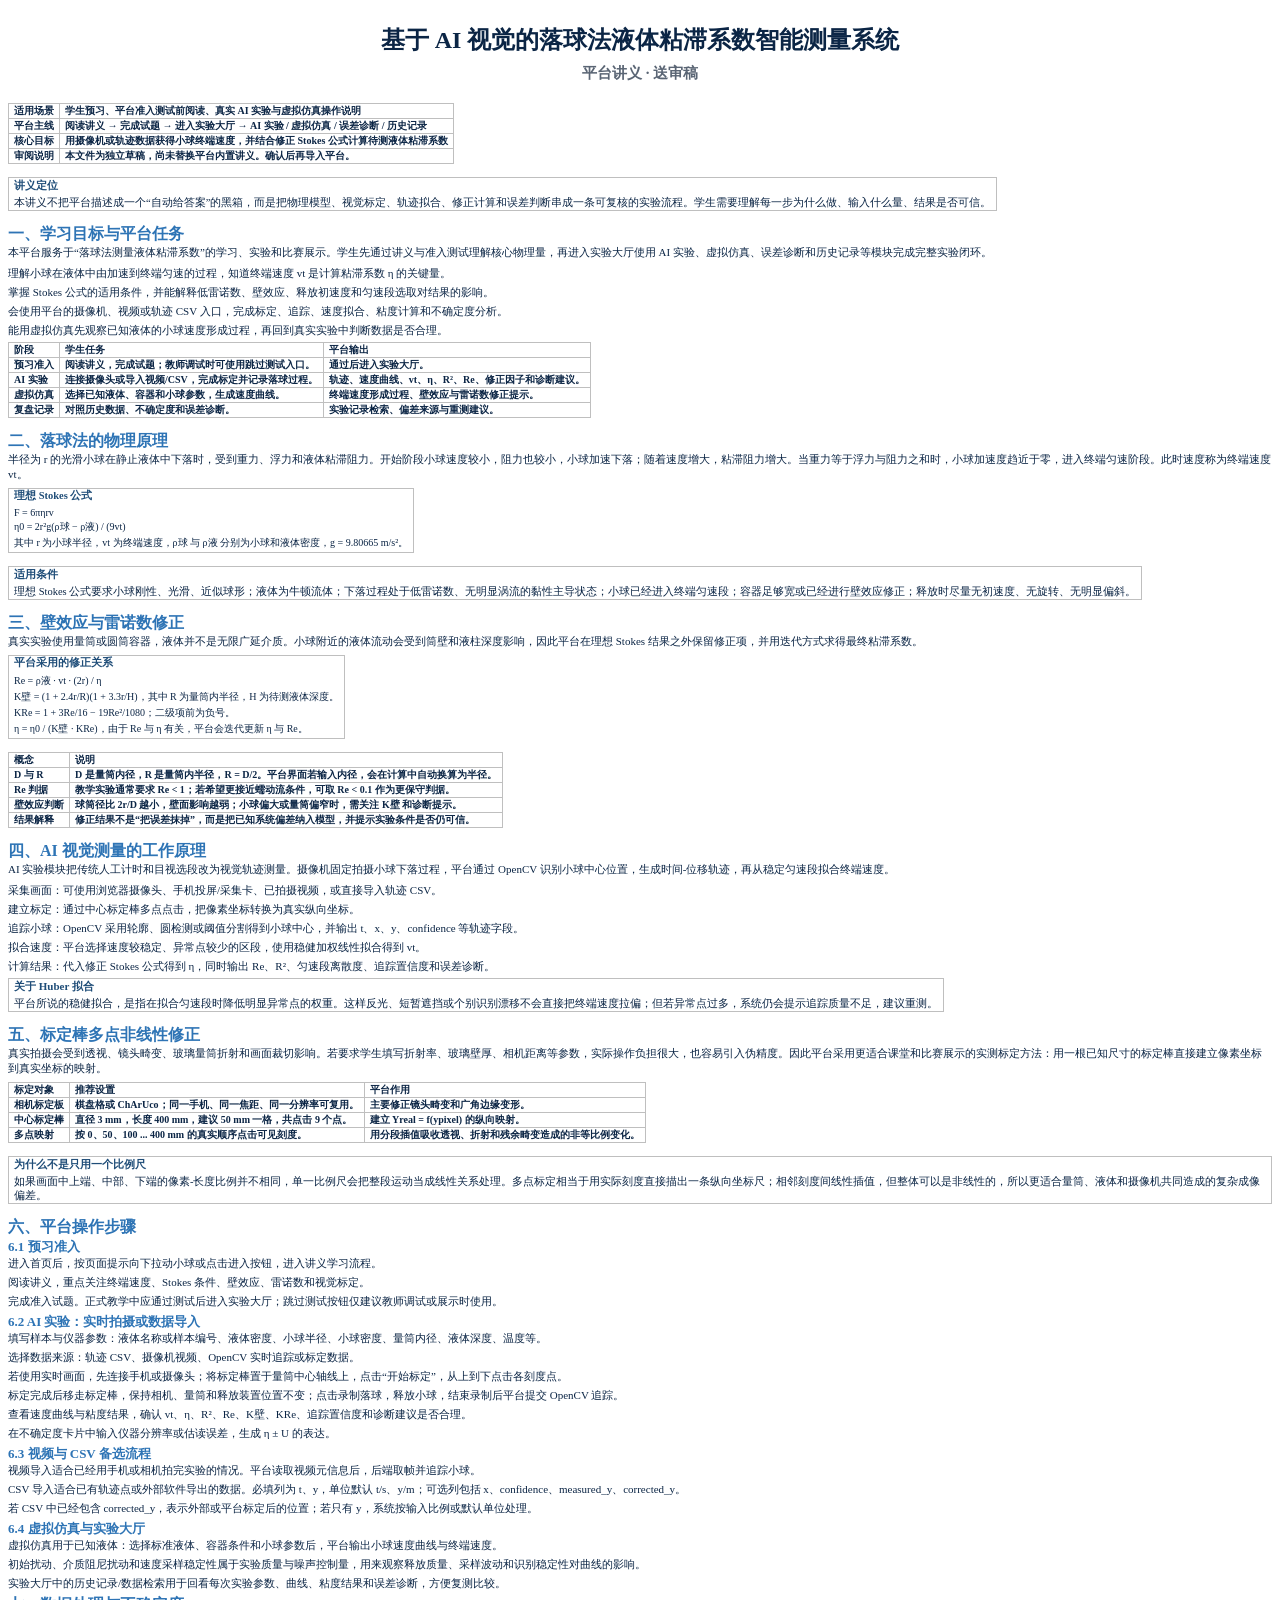
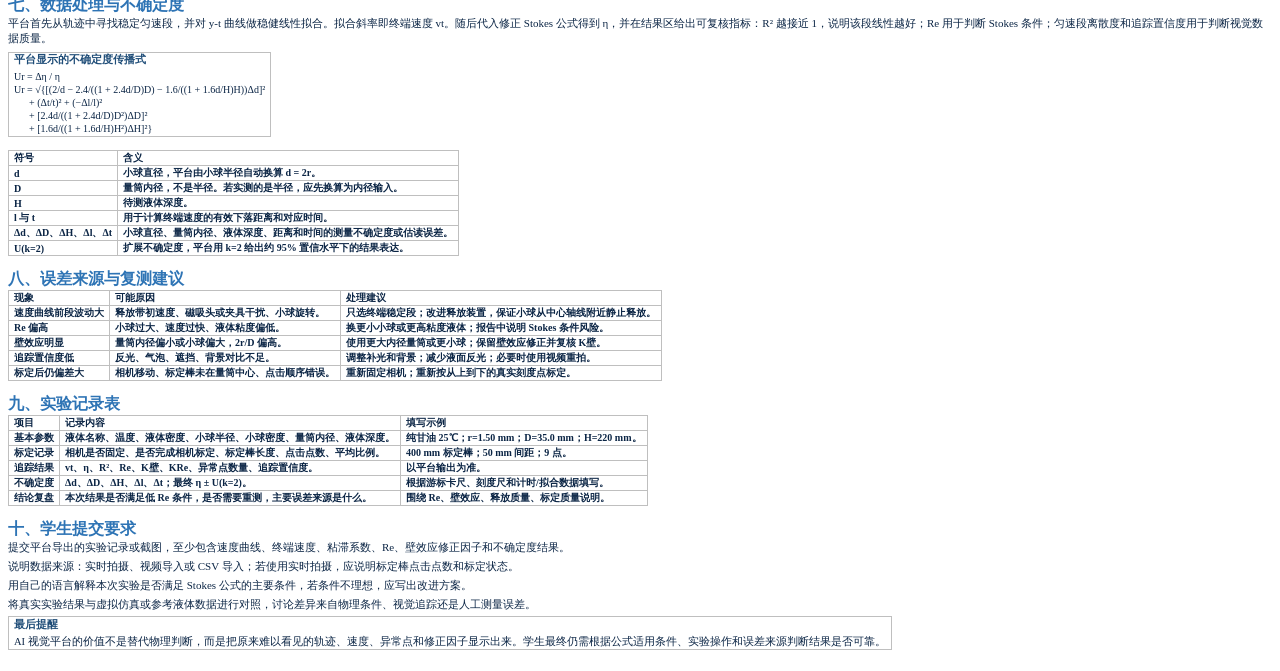
<file: docx_html_preview/lecture.html>
<!DOCTYPE html PUBLIC "-//W3C//DTD HTML 4.01//EN" "http://www.w3.org/TR/html4/strict.dtd">
<html>
<head>
  <meta http-equiv="Content-Type" content="text/html; charset=utf-8">
  <meta http-equiv="Content-Style-Type" content="text/css">
  <title></title>
  <meta name="Author" content="python-docx">
  <meta name="Description" content="generated by python-docx">
  <meta name="CreationTime" content="2013-12-23T23:15:00Z">
  <meta name="ModificationTime" content="2013-12-23T23:15:00Z">
  <meta name="Generator" content="Cocoa HTML Writer">
  <meta name="CocoaVersion" content="2685.4">
  <style type="text/css">
    p.p1 {margin: 24.0px 0.0px 8.0px 0.0px; text-align: center; font: 24.0px Times; color: #0b2545}
    p.p2 {margin: 0.0px 0.0px 20.0px 0.0px; text-align: center; font: 15.0px Times; color: #5a6574}
    p.p3 {margin: 0.0px 0.0px 0.0px 0.0px; font: 10.0px Times; color: #0b2545}
    p.p4 {margin: 0.0px 0.0px 0.0px 0.0px; font: 10.0px Times; color: #0b2545; min-height: 13.0px}
    p.p5 {margin: 0.0px 0.0px 3.0px 0.0px; font: 11.0px Times; color: #1f4d78}
    p.p6 {margin: 0.0px 0.0px 0.0px 0.0px; font: 10.5px Times; color: #0b2545}
    p.p7 {margin: 0.0px 0.0px 0.0px 0.0px; font: 10.5px Times; color: #0b2545; min-height: 13.0px}
    p.p8 {margin: 0.0px 0.0px 0.0px 0.0px; font: 16.0px Times; color: #2e74b5}
    p.p9 {margin: 0.0px 0.0px 6.0px 0.0px; font: 11.0px Times; color: #0b2545}
    p.p10 {margin: 0.0px 0.0px 4.0px 0.0px; font: 11.0px Times; color: #0b2545}
    p.p11 {margin: 0.0px 0.0px 4.0px 0.0px; font: 10.5px Times; color: #1f4d78}
    p.p12 {margin: 0.0px 0.0px 2.0px 0.0px; font: 10.0px Times; color: #0b2545}
    p.p13 {margin: 0.0px 0.0px 0.0px 0.0px; font: 13.0px Times; color: #2e74b5}
    table.t1 {border-collapse: collapse}
    td.td1 {border-style: solid; border-width: 1.0px 1.0px 1.0px 1.0px; border-color: #bfbfbf #bfbfbf #bfbfbf #bfbfbf; padding: 0.0px 5.0px 0.0px 5.0px}
  </style>
</head>
<body>
<p class="p1"><b>基于 AI 视觉的落球法液体粘滞系数智能测量系统</b></p>
<p class="p2"><b>平台讲义 · 送审稿</b></p>
<table cellspacing="0" cellpadding="0" class="t1">
  <tbody>
    <tr>
      <td valign="middle" class="td1">
        <p class="p3"><b>适用场景</b></p>
      </td>
      <td valign="middle" class="td1">
        <p class="p3"><b>学生预习、平台准入测试前阅读、真实 AI 实验与虚拟仿真操作说明</b></p>
      </td>
    </tr>
    <tr>
      <td valign="middle" class="td1">
        <p class="p3"><b>平台主线</b></p>
      </td>
      <td valign="middle" class="td1">
        <p class="p3"><b>阅读讲义 → 完成试题 → 进入实验大厅 → AI 实验 / 虚拟仿真 / 误差诊断 / 历史记录</b></p>
      </td>
    </tr>
    <tr>
      <td valign="middle" class="td1">
        <p class="p3"><b>核心目标</b></p>
      </td>
      <td valign="middle" class="td1">
        <p class="p3"><b>用摄像机或轨迹数据获得小球终端速度，并结合修正 Stokes 公式计算待测液体粘滞系数</b></p>
      </td>
    </tr>
    <tr>
      <td valign="middle" class="td1">
        <p class="p3"><b>审阅说明</b></p>
      </td>
      <td valign="middle" class="td1">
        <p class="p3"><b>本文件为独立草稿，尚未替换平台内置讲义。确认后再导入平台。</b></p>
      </td>
    </tr>
  </tbody>
</table>
<p class="p4"><b></b><br></p>
<table cellspacing="0" cellpadding="0" class="t1">
  <tbody>
    <tr>
      <td valign="middle" class="td1">
        <p class="p5"><b>讲义定位</b></p>
        <p class="p6">本讲义不把平台描述成一个“自动给答案”的黑箱，而是把物理模型、视觉标定、轨迹拟合、修正计算和误差判断串成一条可复核的实验流程。学生需要理解每一步为什么做、输入什么量、结果是否可信。</p>
      </td>
    </tr>
  </tbody>
</table>
<p class="p7"><br></p>
<p class="p8"><b>一、学习目标与平台任务</b></p>
<p class="p9">本平台服务于“落球法测量液体粘滞系数”的学习、实验和比赛展示。学生先通过讲义与准入测试理解核心物理量，再进入实验大厅使用 AI 实验、虚拟仿真、误差诊断和历史记录等模块完成完整实验闭环。</p>
<p class="p10">理解小球在液体中由加速到终端匀速的过程，知道终端速度 vt 是计算粘滞系数 η 的关键量。</p>
<p class="p10">掌握 Stokes 公式的适用条件，并能解释低雷诺数、壁效应、释放初速度和匀速段选取对结果的影响。</p>
<p class="p10">会使用平台的摄像机、视频或轨迹 CSV 入口，完成标定、追踪、速度拟合、粘度计算和不确定度分析。</p>
<p class="p10">能用虚拟仿真先观察已知液体的小球速度形成过程，再回到真实实验中判断数据是否合理。</p>
<table cellspacing="0" cellpadding="0" class="t1">
  <tbody>
    <tr>
      <td valign="middle" class="td1">
        <p class="p3"><b>阶段</b></p>
      </td>
      <td valign="middle" class="td1">
        <p class="p3"><b>学生任务</b></p>
      </td>
      <td valign="middle" class="td1">
        <p class="p3"><b>平台输出</b></p>
      </td>
    </tr>
    <tr>
      <td valign="middle" class="td1">
        <p class="p3"><b>预习准入</b></p>
      </td>
      <td valign="middle" class="td1">
        <p class="p3"><b>阅读讲义，完成试题；教师调试时可使用跳过测试入口。</b></p>
      </td>
      <td valign="middle" class="td1">
        <p class="p3"><b>通过后进入实验大厅。</b></p>
      </td>
    </tr>
    <tr>
      <td valign="middle" class="td1">
        <p class="p3"><b>AI 实验</b></p>
      </td>
      <td valign="middle" class="td1">
        <p class="p3"><b>连接摄像头或导入视频/CSV，完成标定并记录落球过程。</b></p>
      </td>
      <td valign="middle" class="td1">
        <p class="p3"><b>轨迹、速度曲线、vt、η、R²、Re、修正因子和诊断建议。</b></p>
      </td>
    </tr>
    <tr>
      <td valign="middle" class="td1">
        <p class="p3"><b>虚拟仿真</b></p>
      </td>
      <td valign="middle" class="td1">
        <p class="p3"><b>选择已知液体、容器和小球参数，生成速度曲线。</b></p>
      </td>
      <td valign="middle" class="td1">
        <p class="p3"><b>终端速度形成过程、壁效应与雷诺数修正提示。</b></p>
      </td>
    </tr>
    <tr>
      <td valign="middle" class="td1">
        <p class="p3"><b>复盘记录</b></p>
      </td>
      <td valign="middle" class="td1">
        <p class="p3"><b>对照历史数据、不确定度和误差诊断。</b></p>
      </td>
      <td valign="middle" class="td1">
        <p class="p3"><b>实验记录检索、偏差来源与重测建议。</b></p>
      </td>
    </tr>
  </tbody>
</table>
<p class="p4"><b></b><br></p>
<p class="p8"><b>二、落球法的物理原理</b></p>
<p class="p9">半径为 r 的光滑小球在静止液体中下落时，受到重力、浮力和液体粘滞阻力。开始阶段小球速度较小，阻力也较小，小球加速下落；随着速度增大，粘滞阻力增大。当重力等于浮力与阻力之和时，小球加速度趋近于零，进入终端匀速阶段。此时速度称为终端速度 vt。</p>
<table cellspacing="0" cellpadding="0" class="t1">
  <tbody>
    <tr>
      <td valign="middle" class="td1">
        <p class="p11"><b>理想 Stokes 公式</b></p>
        <p class="p12">F = 6πηrv</p>
        <p class="p12">η0 = 2r²g(ρ球 − ρ液) / (9vt)</p>
        <p class="p12">其中 r 为小球半径，vt 为终端速度，ρ球 与 ρ液 分别为小球和液体密度，g = 9.80665 m/s²。</p>
      </td>
    </tr>
  </tbody>
</table>
<p class="p4"><br></p>
<table cellspacing="0" cellpadding="0" class="t1">
  <tbody>
    <tr>
      <td valign="middle" class="td1">
        <p class="p5"><b>适用条件</b></p>
        <p class="p6">理想 Stokes 公式要求小球刚性、光滑、近似球形；液体为牛顿流体；下落过程处于低雷诺数、无明显涡流的黏性主导状态；小球已经进入终端匀速段；容器足够宽或已经进行壁效应修正；释放时尽量无初速度、无旋转、无明显偏斜。</p>
      </td>
    </tr>
  </tbody>
</table>
<p class="p7"><br></p>
<p class="p8"><b>三、壁效应与雷诺数修正</b></p>
<p class="p9">真实实验使用量筒或圆筒容器，液体并不是无限广延介质。小球附近的液体流动会受到筒壁和液柱深度影响，因此平台在理想 Stokes 结果之外保留修正项，并用迭代方式求得最终粘滞系数。</p>
<table cellspacing="0" cellpadding="0" class="t1">
  <tbody>
    <tr>
      <td valign="middle" class="td1">
        <p class="p11"><b>平台采用的修正关系</b></p>
        <p class="p12">Re = ρ液 · vt · (2r) / η</p>
        <p class="p12">K壁 = (1 + 2.4r/R)(1 + 3.3r/H)，其中 R 为量筒内半径，H 为待测液体深度。</p>
        <p class="p12">KRe = 1 + 3Re/16 − 19Re²/1080；二级项前为负号。</p>
        <p class="p12">η = η0 / (K壁 · KRe)，由于 Re 与 η 有关，平台会迭代更新 η 与 Re。</p>
      </td>
    </tr>
  </tbody>
</table>
<p class="p4"><br></p>
<table cellspacing="0" cellpadding="0" class="t1">
  <tbody>
    <tr>
      <td valign="middle" class="td1">
        <p class="p3"><b>概念</b></p>
      </td>
      <td valign="middle" class="td1">
        <p class="p3"><b>说明</b></p>
      </td>
    </tr>
    <tr>
      <td valign="middle" class="td1">
        <p class="p3"><b>D 与 R</b></p>
      </td>
      <td valign="middle" class="td1">
        <p class="p3"><b>D 是量筒内径，R 是量筒内半径，R = D/2。平台界面若输入内径，会在计算中自动换算为半径。</b></p>
      </td>
    </tr>
    <tr>
      <td valign="middle" class="td1">
        <p class="p3"><b>Re 判据</b></p>
      </td>
      <td valign="middle" class="td1">
        <p class="p3"><b>教学实验通常要求 Re &lt; 1；若希望更接近蠕动流条件，可取 Re &lt; 0.1 作为更保守判据。</b></p>
      </td>
    </tr>
    <tr>
      <td valign="middle" class="td1">
        <p class="p3"><b>壁效应判断</b></p>
      </td>
      <td valign="middle" class="td1">
        <p class="p3"><b>球筒径比 2r/D 越小，壁面影响越弱；小球偏大或量筒偏窄时，需关注 K壁 和诊断提示。</b></p>
      </td>
    </tr>
    <tr>
      <td valign="middle" class="td1">
        <p class="p3"><b>结果解释</b></p>
      </td>
      <td valign="middle" class="td1">
        <p class="p3"><b>修正结果不是“把误差抹掉”，而是把已知系统偏差纳入模型，并提示实验条件是否仍可信。</b></p>
      </td>
    </tr>
  </tbody>
</table>
<p class="p4"><b></b><br></p>
<p class="p8"><b>四、AI 视觉测量的工作原理</b></p>
<p class="p9">AI 实验模块把传统人工计时和目视选段改为视觉轨迹测量。摄像机固定拍摄小球下落过程，平台通过 OpenCV 识别小球中心位置，生成时间-位移轨迹，再从稳定匀速段拟合终端速度。</p>
<p class="p10">采集画面：可使用浏览器摄像头、手机投屏/采集卡、已拍摄视频，或直接导入轨迹 CSV。</p>
<p class="p10">建立标定：通过中心标定棒多点点击，把像素坐标转换为真实纵向坐标。</p>
<p class="p10">追踪小球：OpenCV 采用轮廓、圆检测或阈值分割得到小球中心，并输出 t、x、y、confidence 等轨迹字段。</p>
<p class="p10">拟合速度：平台选择速度较稳定、异常点较少的区段，使用稳健加权线性拟合得到 vt。</p>
<p class="p10">计算结果：代入修正 Stokes 公式得到 η，同时输出 Re、R²、匀速段离散度、追踪置信度和误差诊断。</p>
<table cellspacing="0" cellpadding="0" class="t1">
  <tbody>
    <tr>
      <td valign="middle" class="td1">
        <p class="p5"><b>关于 Huber 拟合</b></p>
        <p class="p6">平台所说的稳健拟合，是指在拟合匀速段时降低明显异常点的权重。这样反光、短暂遮挡或个别识别漂移不会直接把终端速度拉偏；但若异常点过多，系统仍会提示追踪质量不足，建议重测。</p>
      </td>
    </tr>
  </tbody>
</table>
<p class="p7"><br></p>
<p class="p8"><b>五、标定棒多点非线性修正</b></p>
<p class="p9">真实拍摄会受到透视、镜头畸变、玻璃量筒折射和画面裁切影响。若要求学生填写折射率、玻璃壁厚、相机距离等参数，实际操作负担很大，也容易引入伪精度。因此平台采用更适合课堂和比赛展示的实测标定方法：用一根已知尺寸的标定棒直接建立像素坐标到真实坐标的映射。</p>
<table cellspacing="0" cellpadding="0" class="t1">
  <tbody>
    <tr>
      <td valign="middle" class="td1">
        <p class="p3"><b>标定对象</b></p>
      </td>
      <td valign="middle" class="td1">
        <p class="p3"><b>推荐设置</b></p>
      </td>
      <td valign="middle" class="td1">
        <p class="p3"><b>平台作用</b></p>
      </td>
    </tr>
    <tr>
      <td valign="middle" class="td1">
        <p class="p3"><b>相机标定板</b></p>
      </td>
      <td valign="middle" class="td1">
        <p class="p3"><b>棋盘格或 ChArUco；同一手机、同一焦距、同一分辨率可复用。</b></p>
      </td>
      <td valign="middle" class="td1">
        <p class="p3"><b>主要修正镜头畸变和广角边缘变形。</b></p>
      </td>
    </tr>
    <tr>
      <td valign="middle" class="td1">
        <p class="p3"><b>中心标定棒</b></p>
      </td>
      <td valign="middle" class="td1">
        <p class="p3"><b>直径 3 mm，长度 400 mm，建议 50 mm 一格，共点击 9 个点。</b></p>
      </td>
      <td valign="middle" class="td1">
        <p class="p3"><b>建立 Yreal = f(ypixel) 的纵向映射。</b></p>
      </td>
    </tr>
    <tr>
      <td valign="middle" class="td1">
        <p class="p3"><b>多点映射</b></p>
      </td>
      <td valign="middle" class="td1">
        <p class="p3"><b>按 0、50、100 ... 400 mm 的真实顺序点击可见刻度。</b></p>
      </td>
      <td valign="middle" class="td1">
        <p class="p3"><b>用分段插值吸收透视、折射和残余畸变造成的非等比例变化。</b></p>
      </td>
    </tr>
  </tbody>
</table>
<p class="p4"><b></b><br></p>
<table cellspacing="0" cellpadding="0" class="t1">
  <tbody>
    <tr>
      <td valign="middle" class="td1">
        <p class="p5"><b>为什么不是只用一个比例尺</b></p>
        <p class="p6">如果画面中上端、中部、下端的像素-长度比例并不相同，单一比例尺会把整段运动当成线性关系处理。多点标定相当于用实际刻度直接描出一条纵向坐标尺；相邻刻度间线性插值，但整体可以是非线性的，所以更适合量筒、液体和摄像机共同造成的复杂成像偏差。</p>
      </td>
    </tr>
  </tbody>
</table>
<p class="p7"><br></p>
<p class="p8"><b>六、平台操作步骤</b></p>
<p class="p13"><b>6.1 预习准入</b></p>
<p class="p10">进入首页后，按页面提示向下拉动小球或点击进入按钮，进入讲义学习流程。</p>
<p class="p10">阅读讲义，重点关注终端速度、Stokes 条件、壁效应、雷诺数和视觉标定。</p>
<p class="p10">完成准入试题。正式教学中应通过测试后进入实验大厅；跳过测试按钮仅建议教师调试或展示时使用。</p>
<p class="p13"><b>6.2 AI 实验：实时拍摄或数据导入</b></p>
<p class="p10">填写样本与仪器参数：液体名称或样本编号、液体密度、小球半径、小球密度、量筒内径、液体深度、温度等。</p>
<p class="p10">选择数据来源：轨迹 CSV、摄像机视频、OpenCV 实时追踪或标定数据。</p>
<p class="p10">若使用实时画面，先连接手机或摄像头；将标定棒置于量筒中心轴线上，点击“开始标定”，从上到下点击各刻度点。</p>
<p class="p10">标定完成后移走标定棒，保持相机、量筒和释放装置位置不变；点击录制落球，释放小球，结束录制后平台提交 OpenCV 追踪。</p>
<p class="p10">查看速度曲线与粘度结果，确认 vt、η、R²、Re、K壁、KRe、追踪置信度和诊断建议是否合理。</p>
<p class="p10">在不确定度卡片中输入仪器分辨率或估读误差，生成 η ± U 的表达。</p>
<p class="p13"><b>6.3 视频与 CSV 备选流程</b></p>
<p class="p10">视频导入适合已经用手机或相机拍完实验的情况。平台读取视频元信息后，后端取帧并追踪小球。</p>
<p class="p10">CSV 导入适合已有轨迹点或外部软件导出的数据。必填列为 t、y，单位默认 t/s、y/m；可选列包括 x、confidence、measured_y、corrected_y。</p>
<p class="p10">若 CSV 中已经包含 corrected_y，表示外部或平台标定后的位置；若只有 y，系统按输入比例或默认单位处理。</p>
<p class="p13"><b>6.4 虚拟仿真与实验大厅</b></p>
<p class="p10">虚拟仿真用于已知液体：选择标准液体、容器条件和小球参数后，平台输出小球速度曲线与终端速度。</p>
<p class="p10">初始扰动、介质阻尼扰动和速度采样稳定性属于实验质量与噪声控制量，用来观察释放质量、采样波动和识别稳定性对曲线的影响。</p>
<p class="p10">实验大厅中的历史记录/数据检索用于回看每次实验参数、曲线、粘度结果和误差诊断，方便复测比较。</p>
<p class="p8"><b>七、数据处理与不确定度</b></p>
<p class="p9">平台首先从轨迹中寻找稳定匀速段，并对 y-t 曲线做稳健线性拟合。拟合斜率即终端速度 vt。随后代入修正 Stokes 公式得到 η，并在结果区给出可复核指标：R² 越接近 1，说明该段线性越好；Re 用于判断 Stokes 条件；匀速段离散度和追踪置信度用于判断视觉数据质量。</p>
<table cellspacing="0" cellpadding="0" class="t1">
  <tbody>
    <tr>
      <td valign="middle" class="td1">
        <p class="p11"><b>平台显示的不确定度传播式</b></p>
        <p class="p12">Ur = Δη / η</p>
        <p class="p12">Ur = √{[(2/d − 2.4/((1 + 2.4d/D)D) − 1.6/((1 + 1.6d/H)H))Δd]²</p>
        <p class="p12"><span class="Apple-converted-space">      </span>+ (Δt/t)² + (−Δl/l)²</p>
        <p class="p12"><span class="Apple-converted-space">      </span>+ [2.4d/((1 + 2.4d/D)D²)ΔD]²</p>
        <p class="p12"><span class="Apple-converted-space">      </span>+ [1.6d/((1 + 1.6d/H)H²)ΔH]²}</p>
      </td>
    </tr>
  </tbody>
</table>
<p class="p4"><br></p>
<table cellspacing="0" cellpadding="0" class="t1">
  <tbody>
    <tr>
      <td valign="middle" class="td1">
        <p class="p3"><b>符号</b></p>
      </td>
      <td valign="middle" class="td1">
        <p class="p3"><b>含义</b></p>
      </td>
    </tr>
    <tr>
      <td valign="middle" class="td1">
        <p class="p3"><b>d</b></p>
      </td>
      <td valign="middle" class="td1">
        <p class="p3"><b>小球直径，平台由小球半径自动换算 d = 2r。</b></p>
      </td>
    </tr>
    <tr>
      <td valign="middle" class="td1">
        <p class="p3"><b>D</b></p>
      </td>
      <td valign="middle" class="td1">
        <p class="p3"><b>量筒内径，不是半径。若实测的是半径，应先换算为内径输入。</b></p>
      </td>
    </tr>
    <tr>
      <td valign="middle" class="td1">
        <p class="p3"><b>H</b></p>
      </td>
      <td valign="middle" class="td1">
        <p class="p3"><b>待测液体深度。</b></p>
      </td>
    </tr>
    <tr>
      <td valign="middle" class="td1">
        <p class="p3"><b>l 与 t</b></p>
      </td>
      <td valign="middle" class="td1">
        <p class="p3"><b>用于计算终端速度的有效下落距离和对应时间。</b></p>
      </td>
    </tr>
    <tr>
      <td valign="middle" class="td1">
        <p class="p3"><b>Δd、ΔD、ΔH、Δl、Δt</b></p>
      </td>
      <td valign="middle" class="td1">
        <p class="p3"><b>小球直径、量筒内径、液体深度、距离和时间的测量不确定度或估读误差。</b></p>
      </td>
    </tr>
    <tr>
      <td valign="middle" class="td1">
        <p class="p3"><b>U(k=2)</b></p>
      </td>
      <td valign="middle" class="td1">
        <p class="p3"><b>扩展不确定度，平台用 k=2 给出约 95% 置信水平下的结果表达。</b></p>
      </td>
    </tr>
  </tbody>
</table>
<p class="p4"><b></b><br></p>
<p class="p8"><b>八、误差来源与复测建议</b></p>
<table cellspacing="0" cellpadding="0" class="t1">
  <tbody>
    <tr>
      <td valign="middle" class="td1">
        <p class="p3"><b>现象</b></p>
      </td>
      <td valign="middle" class="td1">
        <p class="p3"><b>可能原因</b></p>
      </td>
      <td valign="middle" class="td1">
        <p class="p3"><b>处理建议</b></p>
      </td>
    </tr>
    <tr>
      <td valign="middle" class="td1">
        <p class="p3"><b>速度曲线前段波动大</b></p>
      </td>
      <td valign="middle" class="td1">
        <p class="p3"><b>释放带初速度、磁吸头或夹具干扰、小球旋转。</b></p>
      </td>
      <td valign="middle" class="td1">
        <p class="p3"><b>只选终端稳定段；改进释放装置，保证小球从中心轴线附近静止释放。</b></p>
      </td>
    </tr>
    <tr>
      <td valign="middle" class="td1">
        <p class="p3"><b>Re 偏高</b></p>
      </td>
      <td valign="middle" class="td1">
        <p class="p3"><b>小球过大、速度过快、液体粘度偏低。</b></p>
      </td>
      <td valign="middle" class="td1">
        <p class="p3"><b>换更小小球或更高粘度液体；报告中说明 Stokes 条件风险。</b></p>
      </td>
    </tr>
    <tr>
      <td valign="middle" class="td1">
        <p class="p3"><b>壁效应明显</b></p>
      </td>
      <td valign="middle" class="td1">
        <p class="p3"><b>量筒内径偏小或小球偏大，2r/D 偏高。</b></p>
      </td>
      <td valign="middle" class="td1">
        <p class="p3"><b>使用更大内径量筒或更小球；保留壁效应修正并复核 K壁。</b></p>
      </td>
    </tr>
    <tr>
      <td valign="middle" class="td1">
        <p class="p3"><b>追踪置信度低</b></p>
      </td>
      <td valign="middle" class="td1">
        <p class="p3"><b>反光、气泡、遮挡、背景对比不足。</b></p>
      </td>
      <td valign="middle" class="td1">
        <p class="p3"><b>调整补光和背景；减少液面反光；必要时使用视频重拍。</b></p>
      </td>
    </tr>
    <tr>
      <td valign="middle" class="td1">
        <p class="p3"><b>标定后仍偏差大</b></p>
      </td>
      <td valign="middle" class="td1">
        <p class="p3"><b>相机移动、标定棒未在量筒中心、点击顺序错误。</b></p>
      </td>
      <td valign="middle" class="td1">
        <p class="p3"><b>重新固定相机；重新按从上到下的真实刻度点标定。</b></p>
      </td>
    </tr>
  </tbody>
</table>
<p class="p4"><b></b><br></p>
<p class="p8"><b>九、实验记录表</b></p>
<table cellspacing="0" cellpadding="0" class="t1">
  <tbody>
    <tr>
      <td valign="middle" class="td1">
        <p class="p3"><b>项目</b></p>
      </td>
      <td valign="middle" class="td1">
        <p class="p3"><b>记录内容</b></p>
      </td>
      <td valign="middle" class="td1">
        <p class="p3"><b>填写示例</b></p>
      </td>
    </tr>
    <tr>
      <td valign="middle" class="td1">
        <p class="p3"><b>基本参数</b></p>
      </td>
      <td valign="middle" class="td1">
        <p class="p3"><b>液体名称、温度、液体密度、小球半径、小球密度、量筒内径、液体深度。</b></p>
      </td>
      <td valign="middle" class="td1">
        <p class="p3"><b>纯甘油 25℃；r=1.50 mm；D=35.0 mm；H=220 mm。</b></p>
      </td>
    </tr>
    <tr>
      <td valign="middle" class="td1">
        <p class="p3"><b>标定记录</b></p>
      </td>
      <td valign="middle" class="td1">
        <p class="p3"><b>相机是否固定、是否完成相机标定、标定棒长度、点击点数、平均比例。</b></p>
      </td>
      <td valign="middle" class="td1">
        <p class="p3"><b>400 mm 标定棒；50 mm 间距；9 点。</b></p>
      </td>
    </tr>
    <tr>
      <td valign="middle" class="td1">
        <p class="p3"><b>追踪结果</b></p>
      </td>
      <td valign="middle" class="td1">
        <p class="p3"><b>vt、η、R²、Re、K壁、KRe、异常点数量、追踪置信度。</b></p>
      </td>
      <td valign="middle" class="td1">
        <p class="p3"><b>以平台输出为准。</b></p>
      </td>
    </tr>
    <tr>
      <td valign="middle" class="td1">
        <p class="p3"><b>不确定度</b></p>
      </td>
      <td valign="middle" class="td1">
        <p class="p3"><b>Δd、ΔD、ΔH、Δl、Δt；最终 η ± U(k=2)。</b></p>
      </td>
      <td valign="middle" class="td1">
        <p class="p3"><b>根据游标卡尺、刻度尺和计时/拟合数据填写。</b></p>
      </td>
    </tr>
    <tr>
      <td valign="middle" class="td1">
        <p class="p3"><b>结论复盘</b></p>
      </td>
      <td valign="middle" class="td1">
        <p class="p3"><b>本次结果是否满足低 Re 条件，是否需要重测，主要误差来源是什么。</b></p>
      </td>
      <td valign="middle" class="td1">
        <p class="p3"><b>围绕 Re、壁效应、释放质量、标定质量说明。</b></p>
      </td>
    </tr>
  </tbody>
</table>
<p class="p4"><b></b><br></p>
<p class="p8"><b>十、学生提交要求</b></p>
<p class="p10">提交平台导出的实验记录或截图，至少包含速度曲线、终端速度、粘滞系数、Re、壁效应修正因子和不确定度结果。</p>
<p class="p10">说明数据来源：实时拍摄、视频导入或 CSV 导入；若使用实时拍摄，应说明标定棒点击点数和标定状态。</p>
<p class="p10">用自己的语言解释本次实验是否满足 Stokes 公式的主要条件，若条件不理想，应写出改进方案。</p>
<p class="p10">将真实实验结果与虚拟仿真或参考液体数据进行对照，讨论差异来自物理条件、视觉追踪还是人工测量误差。</p>
<table cellspacing="0" cellpadding="0" class="t1">
  <tbody>
    <tr>
      <td valign="middle" class="td1">
        <p class="p5"><b>最后提醒</b></p>
        <p class="p6">AI 视觉平台的价值不是替代物理判断，而是把原来难以看见的轨迹、速度、异常点和修正因子显示出来。学生最终仍需根据公式适用条件、实验操作和误差来源判断结果是否可靠。</p>
      </td>
    </tr>
  </tbody>
</table>
<p class="p7"><br></p>
</body>
</html>
</file>
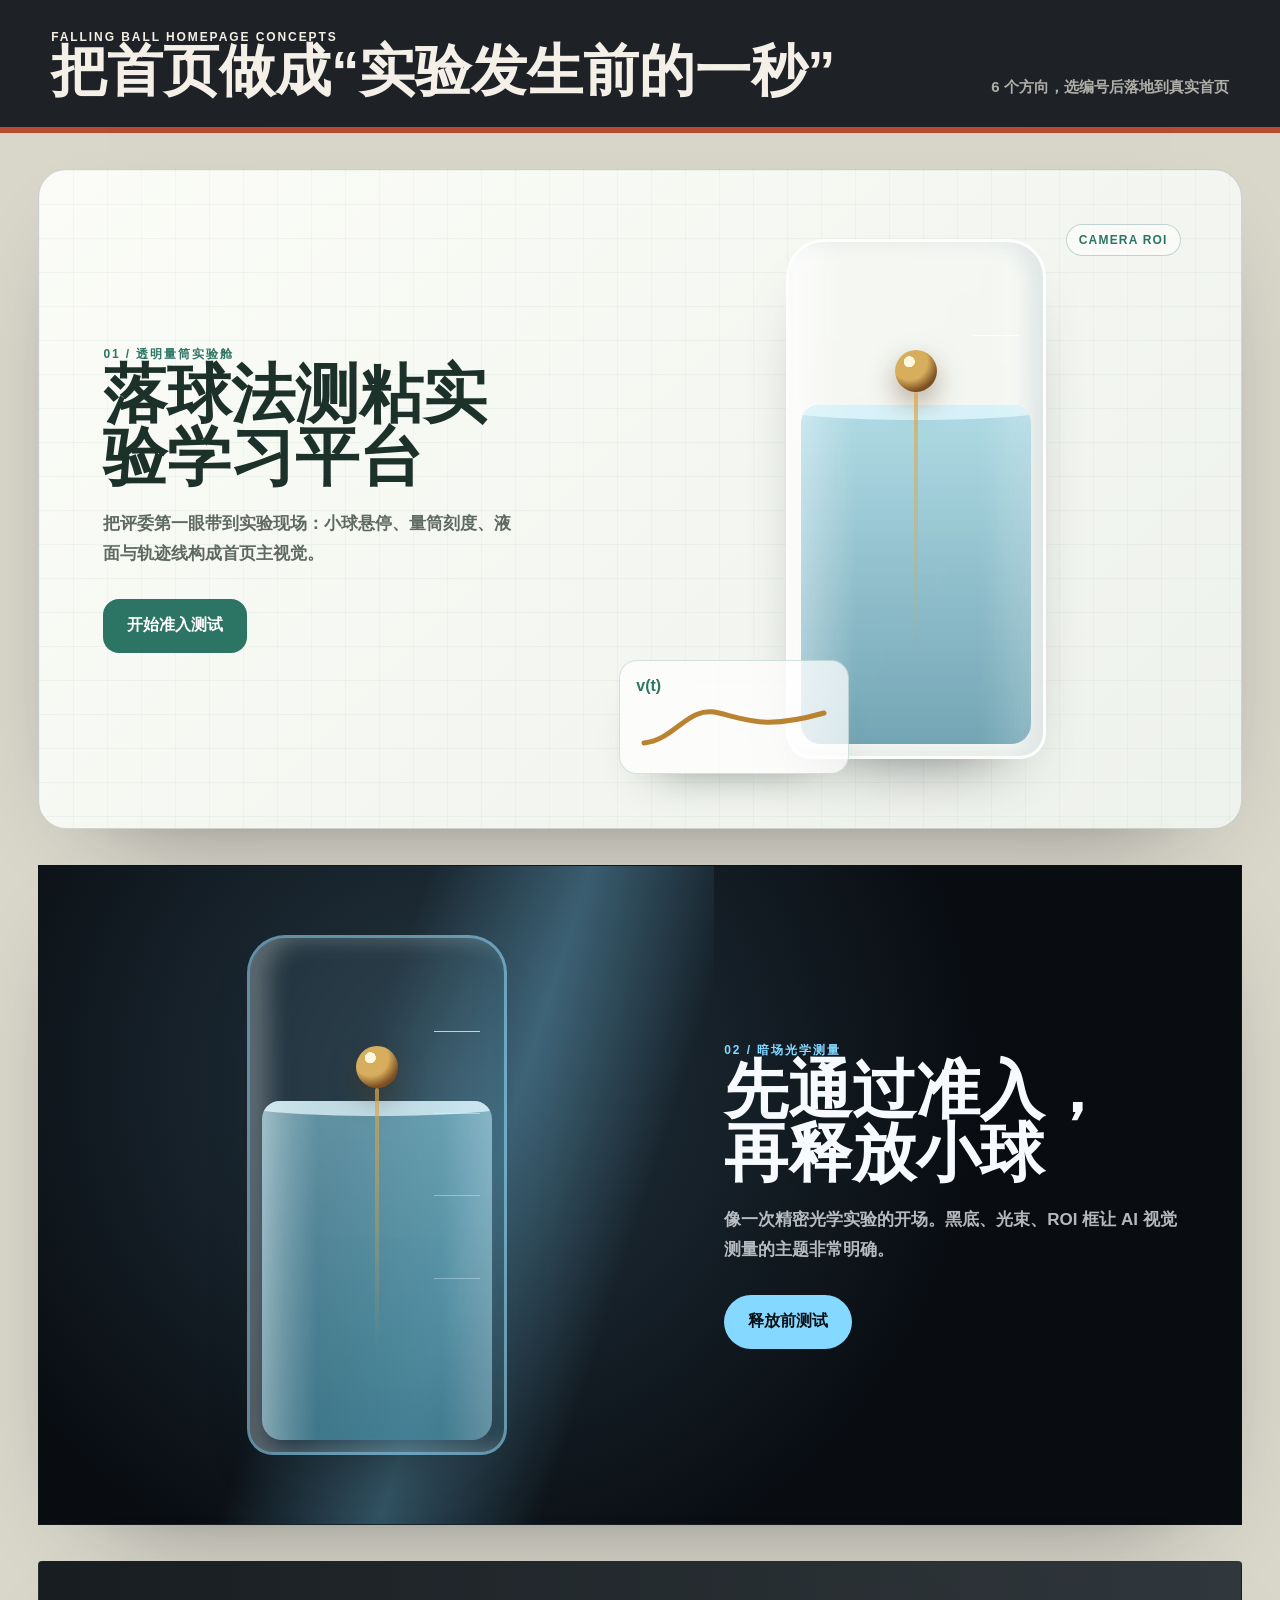
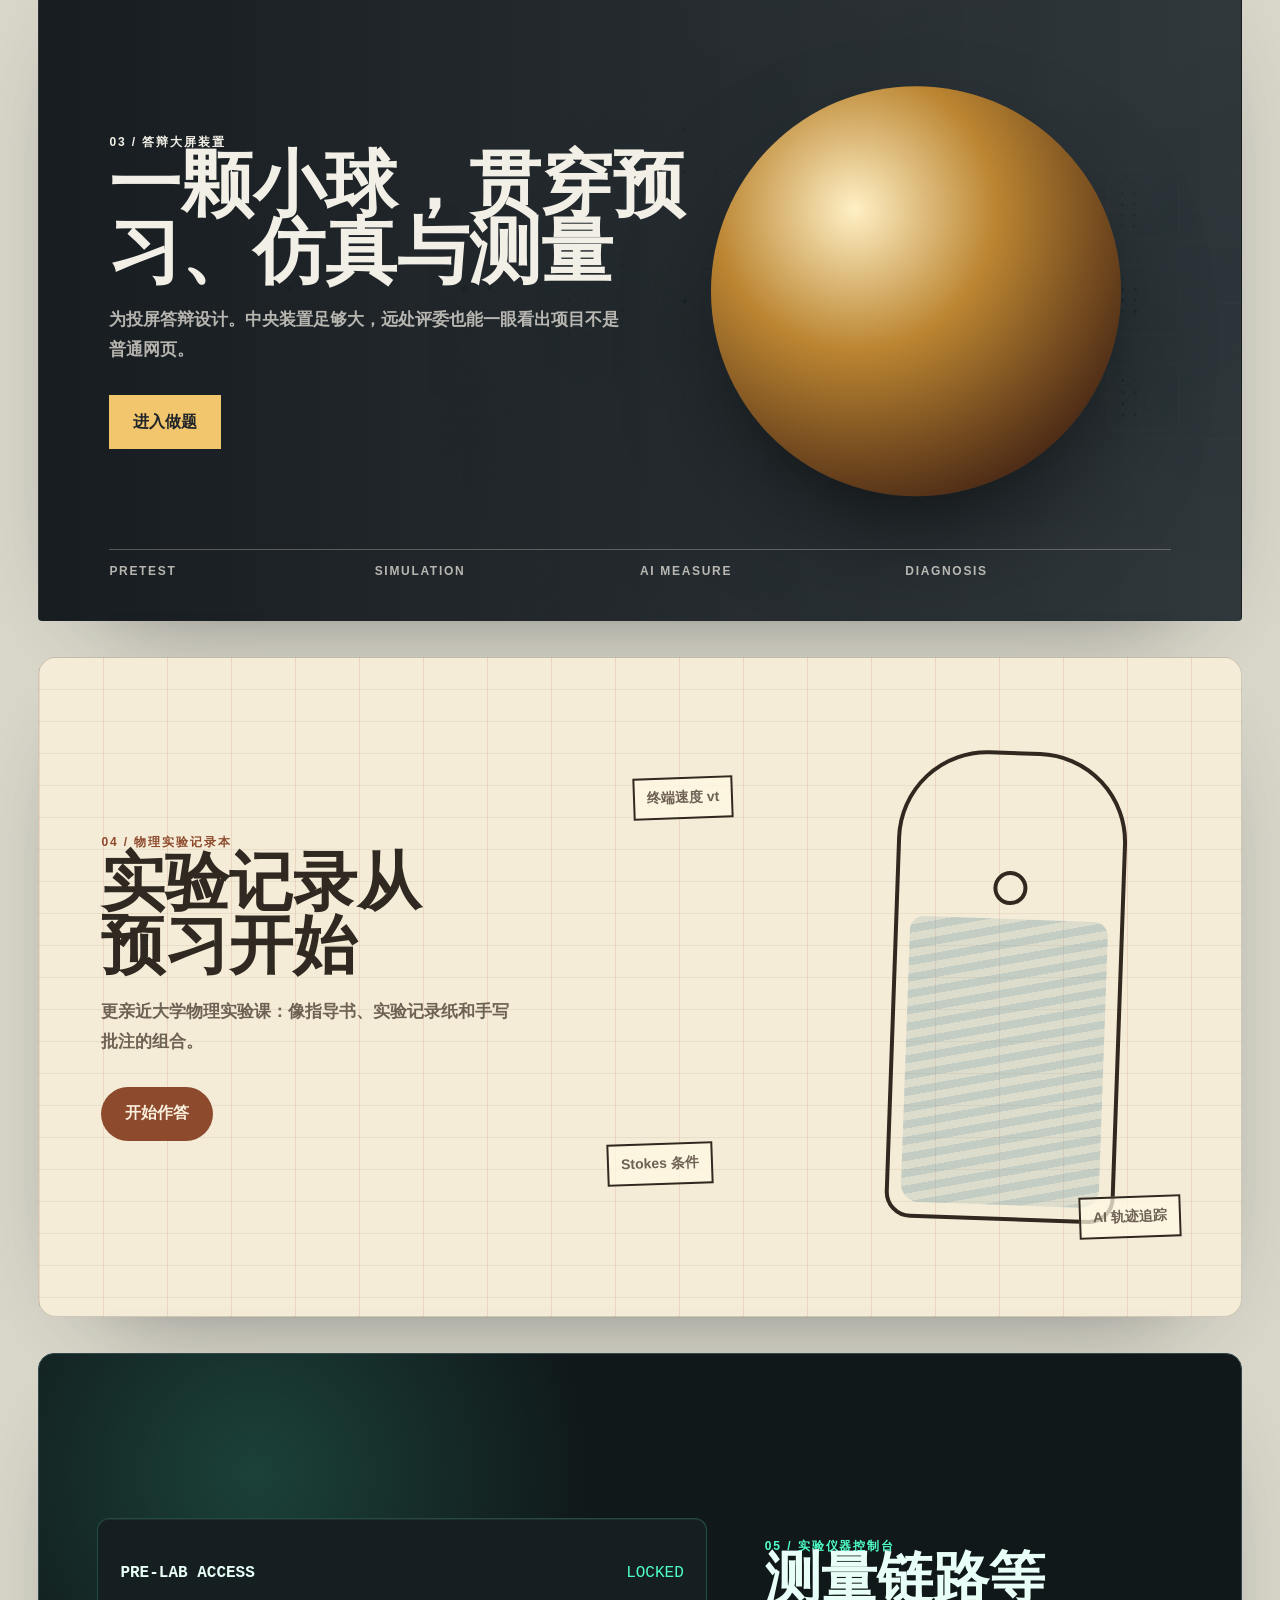
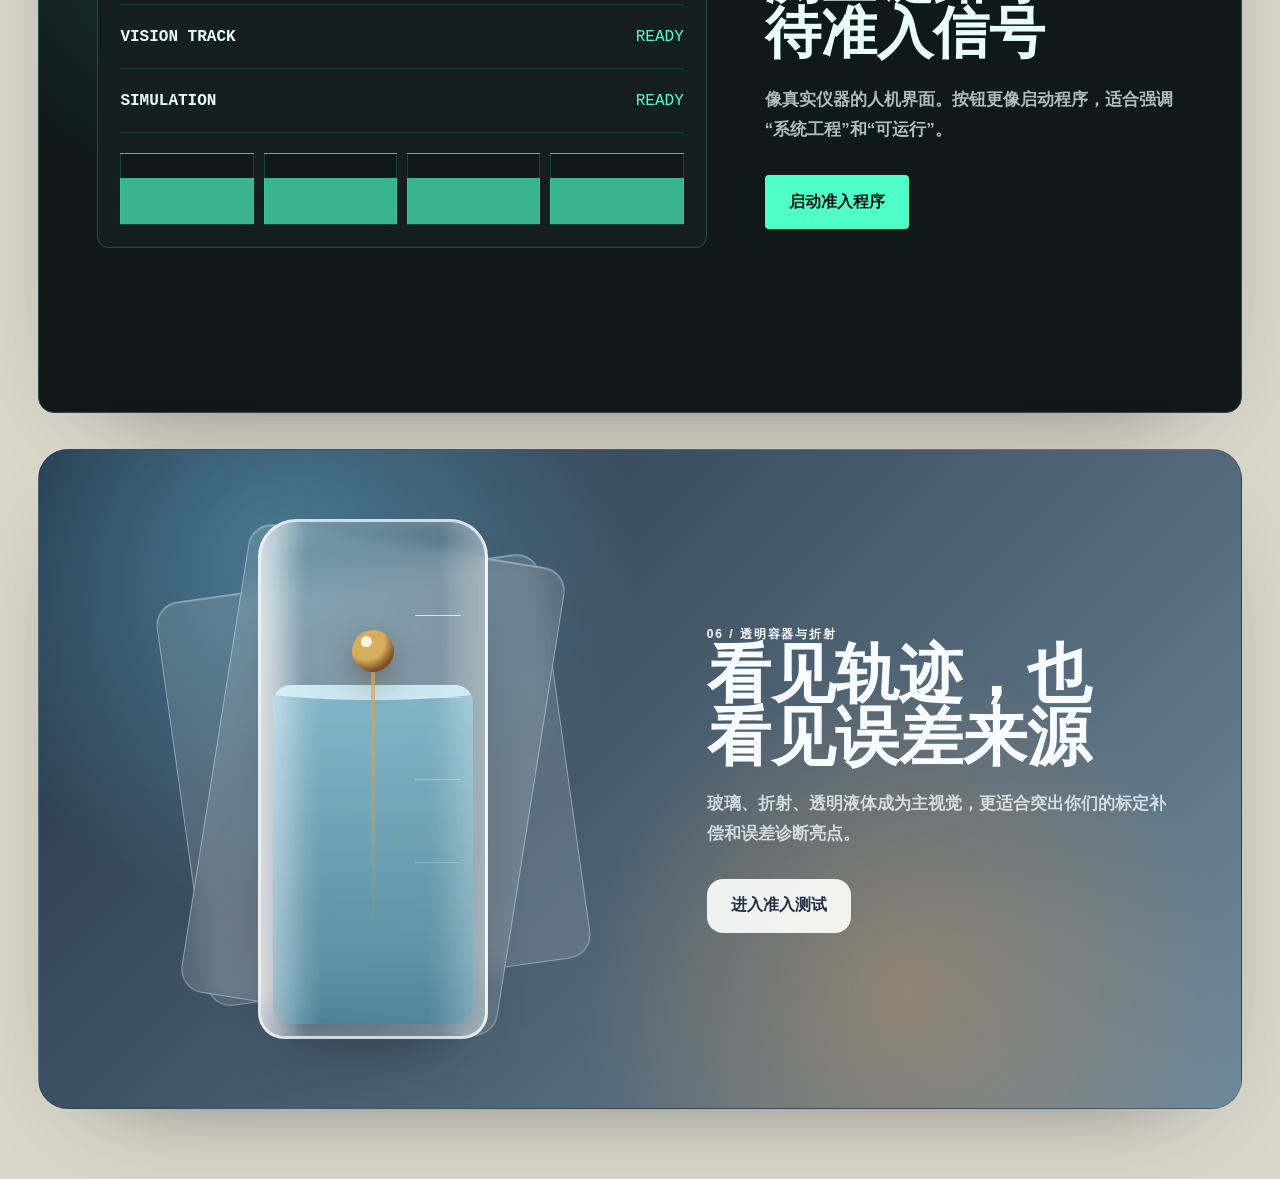
<file: frontend/falling-concepts.html>
<!doctype html>
<html lang="zh-CN">
  <head>
    <meta charset="utf-8" />
    <meta name="viewport" content="width=device-width, initial-scale=1" />
    <title>沉浸式落球首页原型</title>
    <link rel="stylesheet" href="./falling-concepts.css?v=apparatus-6" />
  </head>
  <body>
    <header class="board-header">
      <div>
        <p>FALLING BALL HOMEPAGE CONCEPTS</p>
        <h1>把首页做成“实验发生前的一秒”</h1>
      </div>
      <span>6 个方向，选编号后落地到真实首页</span>
    </header>

    <main class="concept-board">
      <article class="concept clean-lab">
        <section class="concept-copy">
          <span>01 / 透明量筒实验舱</span>
          <h2>落球法测粘实验学习平台</h2>
          <p>把评委第一眼带到实验现场：小球悬停、量筒刻度、液面与轨迹线构成首页主视觉。</p>
          <button type="button">开始准入测试</button>
        </section>
        <section class="apparatus">
          <div class="camera-tag">CAMERA ROI</div>
          <div class="tube">
            <i class="tick t1"></i><i class="tick t2"></i><i class="tick t3"></i><i class="tick t4"></i>
            <div class="liquid"></div>
            <div class="ball"></div>
            <div class="trace"></div>
          </div>
          <div class="curve-card">
            <b>v(t)</b>
            <svg viewBox="0 0 190 58" aria-hidden="true">
              <path d="M5 48 C38 44, 48 10, 80 18 S128 34, 185 18" />
            </svg>
          </div>
        </section>
      </article>

      <article class="concept dark-optics">
        <section class="stage-light">
          <div class="beam"></div>
          <div class="tube">
            <i class="tick t1"></i><i class="tick t2"></i><i class="tick t3"></i><i class="tick t4"></i>
            <div class="liquid"></div>
            <div class="ball"></div>
            <div class="trace"></div>
          </div>
        </section>
        <section class="concept-copy">
          <span>02 / 暗场光学测量</span>
          <h2>先通过准入，再释放小球</h2>
          <p>像一次精密光学实验的开场。黑底、光束、ROI 框让 AI 视觉测量的主题非常明确。</p>
          <button type="button">释放前测试</button>
        </section>
      </article>

      <article class="concept defense-screen">
        <div class="giant-ball"></div>
        <section class="concept-copy">
          <span>03 / 答辩大屏装置</span>
          <h2>一颗小球，贯穿预习、仿真与测量</h2>
          <p>为投屏答辩设计。中央装置足够大，远处评委也能一眼看出项目不是普通网页。</p>
          <button type="button">进入做题</button>
        </section>
        <section class="screen-strip">
          <b>PRETEST</b>
          <b>SIMULATION</b>
          <b>AI MEASURE</b>
          <b>DIAGNOSIS</b>
        </section>
      </article>

      <article class="concept notebook">
        <section class="concept-copy">
          <span>04 / 物理实验记录本</span>
          <h2>实验记录从预习开始</h2>
          <p>更亲近大学物理实验课：像指导书、实验记录纸和手写批注的组合。</p>
          <button type="button">开始作答</button>
        </section>
        <section class="paper-device">
          <div class="sketch-tube">
            <div class="sketch-ball"></div>
            <div class="sketch-liquid"></div>
          </div>
          <p class="note note-a">终端速度 vt</p>
          <p class="note note-b">Stokes 条件</p>
          <p class="note note-c">AI 轨迹追踪</p>
        </section>
      </article>

      <article class="concept hmi-console">
        <section class="console-panel">
          <div class="panel-row"><b>PRE-LAB ACCESS</b><span>LOCKED</span></div>
          <div class="panel-row"><b>VISION TRACK</b><span>READY</span></div>
          <div class="panel-row"><b>SIMULATION</b><span>READY</span></div>
          <div class="meter-grid"><i></i><i></i><i></i><i></i></div>
        </section>
        <section class="concept-copy">
          <span>05 / 实验仪器控制台</span>
          <h2>测量链路等待准入信号</h2>
          <p>像真实仪器的人机界面。按钮更像启动程序，适合强调“系统工程”和“可运行”。</p>
          <button type="button">启动准入程序</button>
        </section>
      </article>

      <article class="concept refraction-glass">
        <section class="glass-stack">
          <div class="glass-pane pane-a"></div>
          <div class="glass-pane pane-b"></div>
          <div class="tube">
            <i class="tick t1"></i><i class="tick t2"></i><i class="tick t3"></i><i class="tick t4"></i>
            <div class="liquid"></div>
            <div class="ball"></div>
            <div class="trace"></div>
          </div>
        </section>
        <section class="concept-copy">
          <span>06 / 透明容器与折射</span>
          <h2>看见轨迹，也看见误差来源</h2>
          <p>玻璃、折射、透明液体成为主视觉，更适合突出你们的标定补偿和误差诊断亮点。</p>
          <button type="button">进入准入测试</button>
        </section>
      </article>
    </main>
  </body>
</html>
</file>
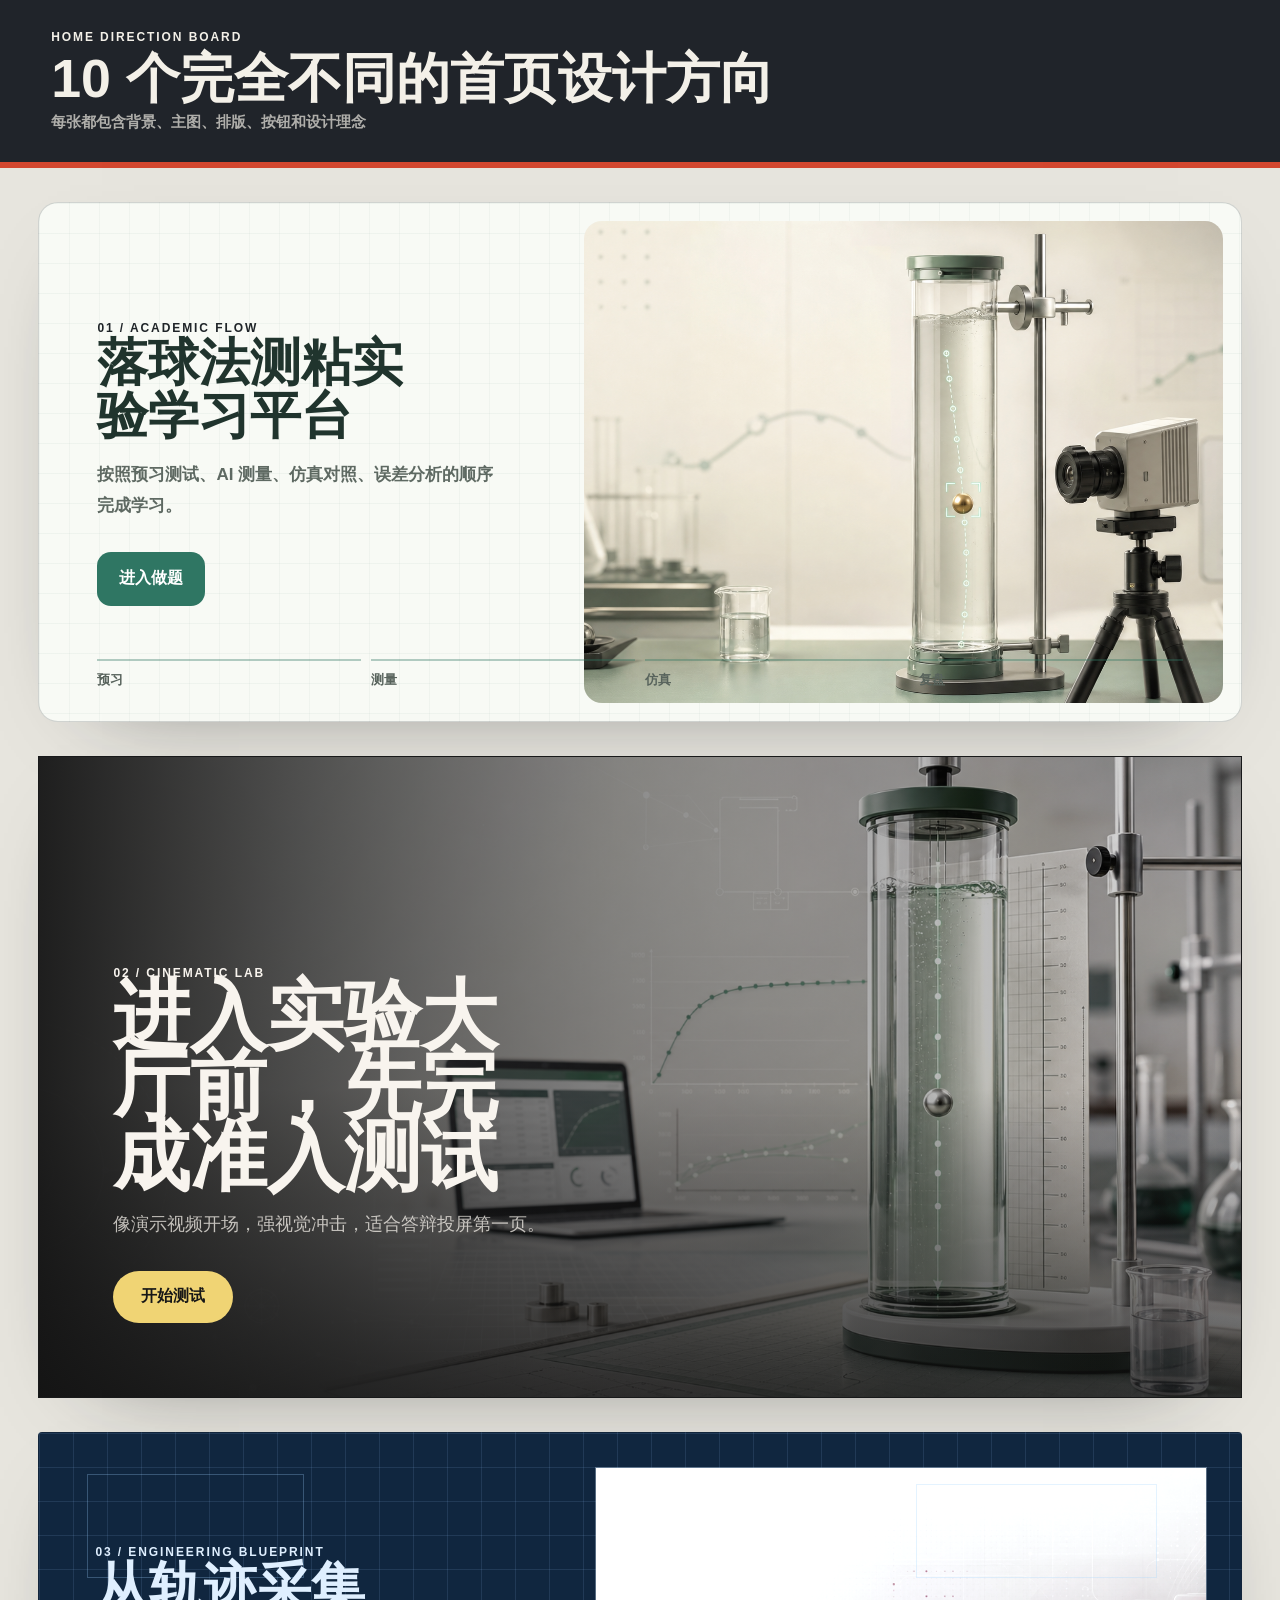
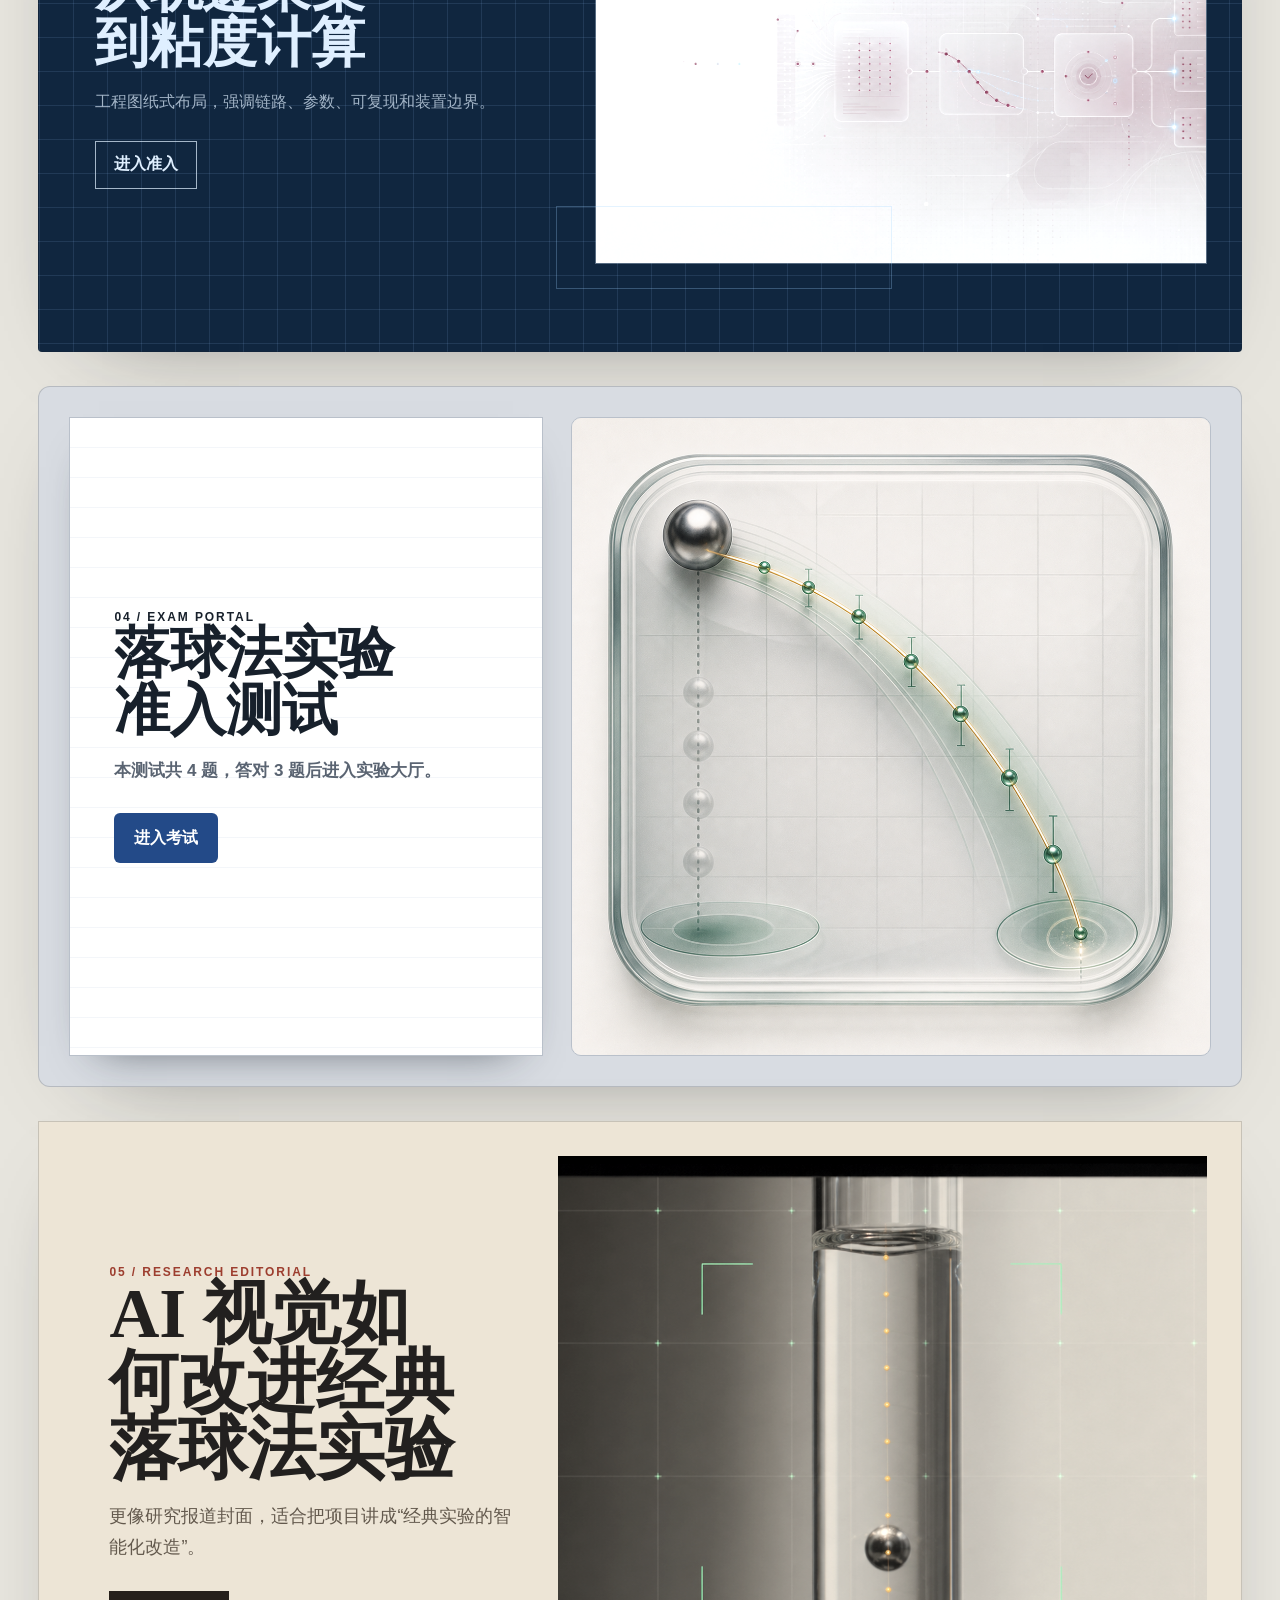
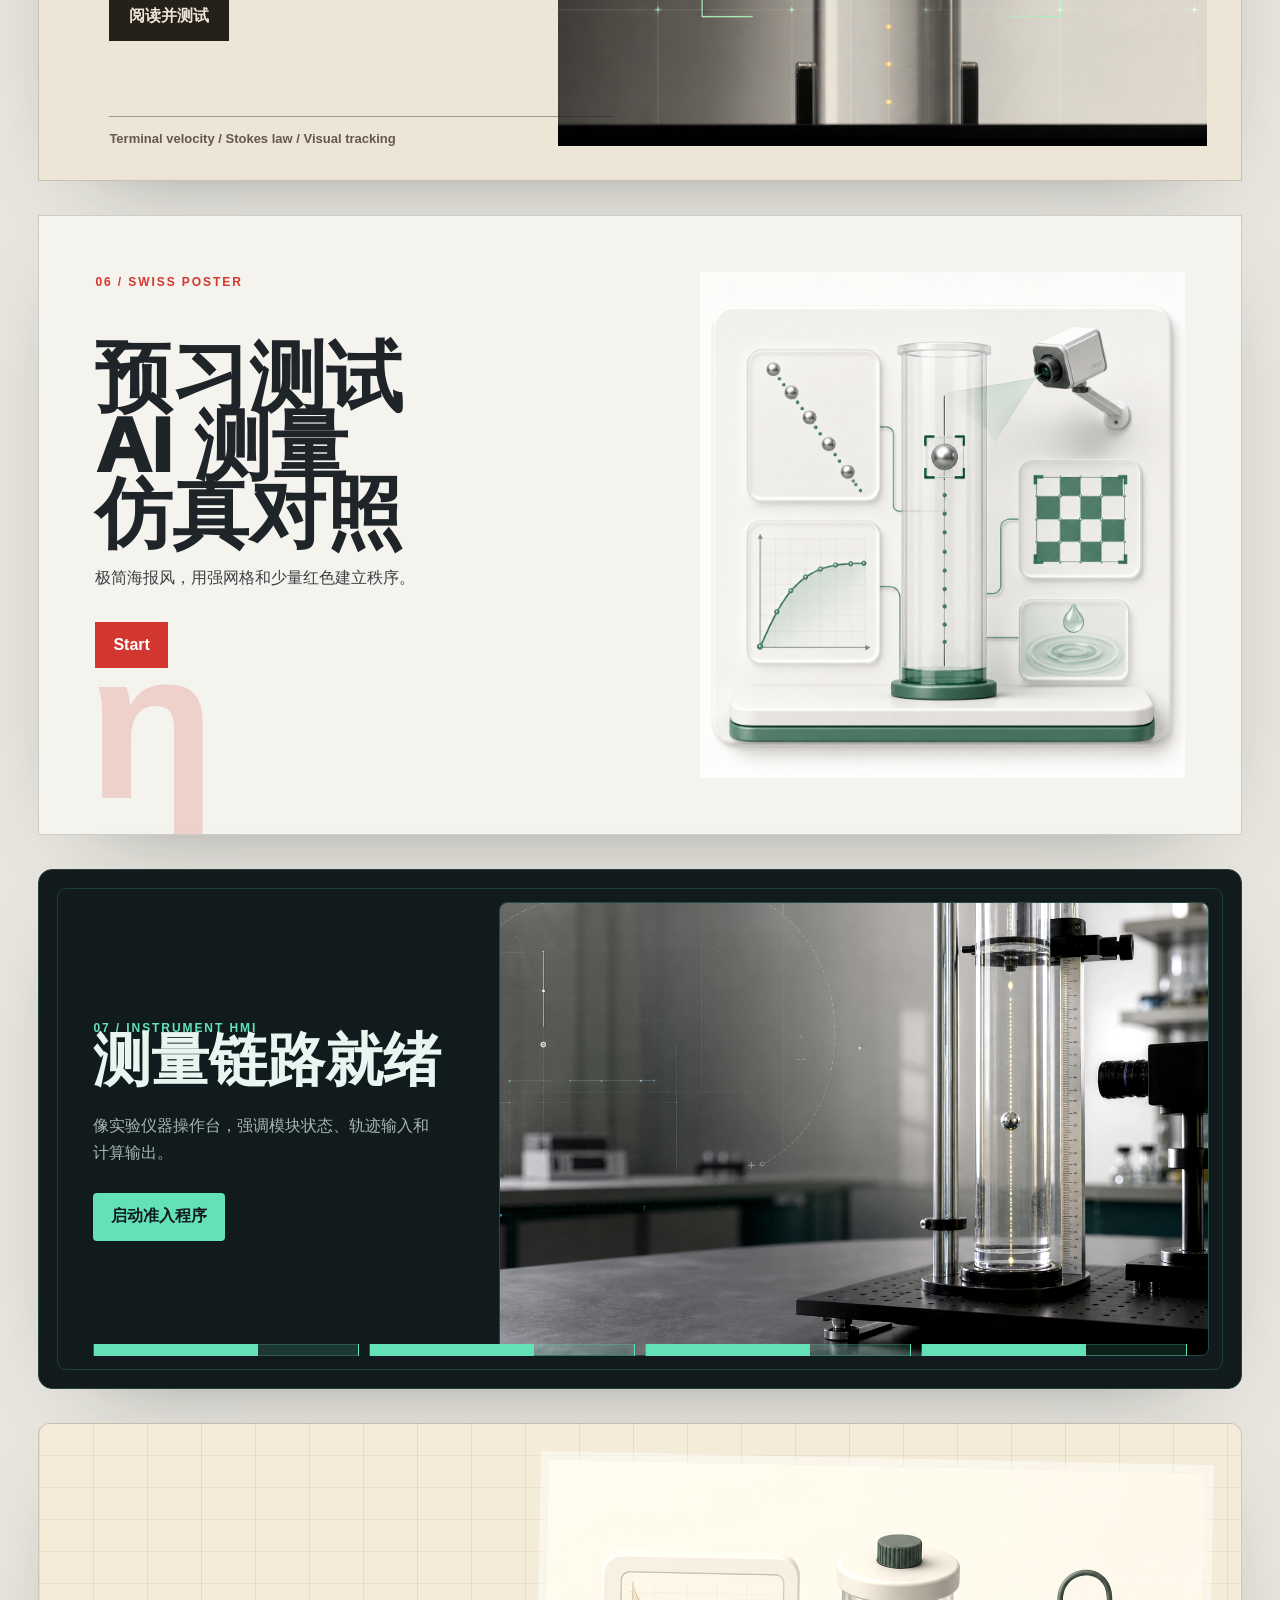
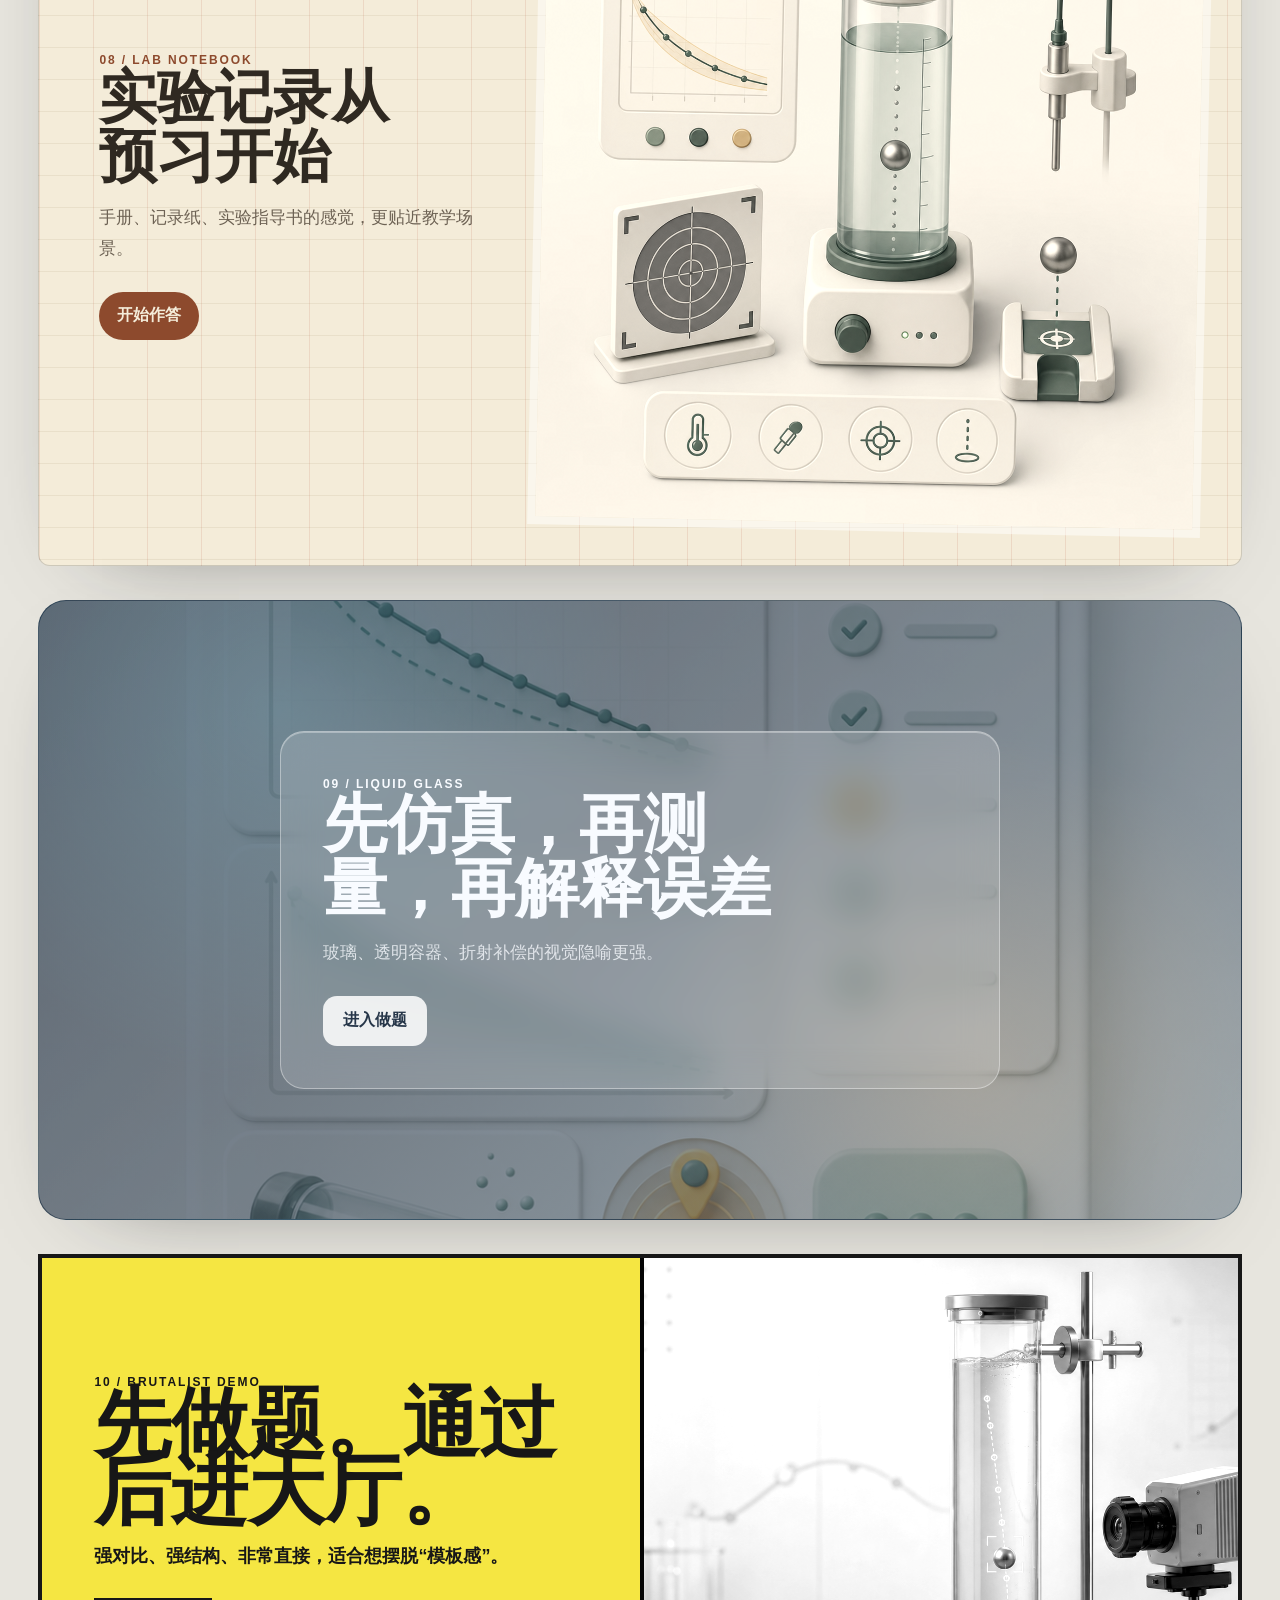
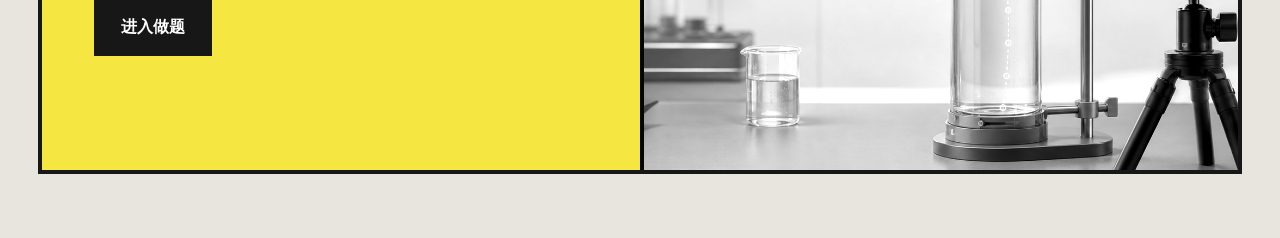
<file: frontend/style-options.html>
<!doctype html>
<html lang="zh-CN">
  <head>
    <meta charset="utf-8" />
    <meta name="viewport" content="width=device-width, initial-scale=1" />
    <title>首页视觉方向参考</title>
    <link rel="stylesheet" href="./style-options.css?v=radical-refs" />
  </head>
  <body>
    <header class="reference-header">
      <p>HOME DIRECTION BOARD</p>
      <h1>10 个完全不同的首页设计方向</h1>
      <span>每张都包含背景、主图、排版、按钮和设计理念</span>
    </header>

    <main class="direction-board">
      <article class="direction academic">
        <div class="copy">
          <span>01 / Academic Flow</span>
          <h2>落球法测粘实验学习平台</h2>
          <p>按照预习测试、AI 测量、仿真对照、误差分析的顺序完成学习。</p>
          <button>进入做题</button>
        </div>
        <figure><img src="./assets/generated/gate-exam-hero.png" alt="" /></figure>
        <ol>
          <li>预习</li>
          <li>测量</li>
          <li>仿真</li>
          <li>复盘</li>
        </ol>
      </article>

      <article class="direction cinematic">
        <figure><img src="./assets/generated/hero-lab-platform.png" alt="" /></figure>
        <div class="copy">
          <span>02 / Cinematic Lab</span>
          <h2>进入实验大厅前，先完成准入测试</h2>
          <p>像演示视频开场，强视觉冲击，适合答辩投屏第一页。</p>
          <button>开始测试</button>
        </div>
      </article>

      <article class="direction blueprint">
        <div class="copy">
          <span>03 / Engineering Blueprint</span>
          <h2>从轨迹采集到粘度计算</h2>
          <p>工程图纸式布局，强调链路、参数、可复现和装置边界。</p>
          <button>进入准入</button>
        </div>
        <figure><img src="./assets/generated/system-pipeline-texture.png" alt="" /></figure>
        <div class="blueprint-lines">
          <i></i><i></i><i></i>
        </div>
      </article>

      <article class="direction exam">
        <div class="exam-sheet">
          <span>04 / Exam Portal</span>
          <h2>落球法实验准入测试</h2>
          <p>本测试共 4 题，答对 3 题后进入实验大厅。</p>
          <button>进入考试</button>
        </div>
        <figure><img src="./assets/generated/trajectory-fit-tile.png" alt="" /></figure>
      </article>

      <article class="direction editorial">
        <div class="copy">
          <span>05 / Research Editorial</span>
          <h2>AI 视觉如何改进经典落球法实验</h2>
          <p>更像研究报道封面，适合把项目讲成“经典实验的智能化改造”。</p>
          <button>阅读并测试</button>
        </div>
        <figure><img src="./assets/generated/vision-lab-banner.png" alt="" /></figure>
        <div class="caption">Terminal velocity / Stokes law / Visual tracking</div>
      </article>

      <article class="direction swiss">
        <div class="copy">
          <span>06 / Swiss Poster</span>
          <h2>预习测试<br />AI 测量<br />仿真对照</h2>
          <p>极简海报风，用强网格和少量红色建立秩序。</p>
          <button>Start</button>
        </div>
        <figure><img src="./assets/generated/module-p0.png" alt="" /></figure>
        <b>η</b>
      </article>

      <article class="direction hmi">
        <div class="copy">
          <span>07 / Instrument HMI</span>
          <h2>测量链路就绪</h2>
          <p>像实验仪器操作台，强调模块状态、轨迹输入和计算输出。</p>
          <button>启动准入程序</button>
        </div>
        <figure><img src="./assets/generated/tracking-panel-bg.png" alt="" /></figure>
        <div class="meters">
          <i></i><i></i><i></i><i></i>
        </div>
      </article>

      <article class="direction paper">
        <div class="copy">
          <span>08 / Lab Notebook</span>
          <h2>实验记录从预习开始</h2>
          <p>手册、记录纸、实验指导书的感觉，更贴近教学场景。</p>
          <button>开始作答</button>
        </div>
        <figure><img src="./assets/generated/module-p2.png" alt="" /></figure>
      </article>

      <article class="direction glass">
        <figure><img src="./assets/generated/module-p1.png" alt="" /></figure>
        <div class="copy">
          <span>09 / Liquid Glass</span>
          <h2>先仿真，再测量，再解释误差</h2>
          <p>玻璃、透明容器、折射补偿的视觉隐喻更强。</p>
          <button>进入做题</button>
        </div>
      </article>

      <article class="direction brutal">
        <div class="copy">
          <span>10 / Brutalist Demo</span>
          <h2>先做题。通过后进大厅。</h2>
          <p>强对比、强结构、非常直接，适合想摆脱“模板感”。</p>
          <button>进入做题</button>
        </div>
        <figure><img src="./assets/generated/gate-exam-hero.png" alt="" /></figure>
      </article>
    </main>
  </body>
</html>
</file>
<file: frontend/falling-concepts.css>
* {
  box-sizing: border-box;
}

body {
  margin: 0;
  color: #1f2428;
  background: #d9d6ca;
  font-family: "Avenir Next", "PingFang SC", "Microsoft YaHei", "Helvetica Neue", Arial, sans-serif;
  letter-spacing: 0;
}

.board-header {
  display: flex;
  justify-content: space-between;
  gap: 28px;
  align-items: end;
  padding: 30px clamp(18px, 4vw, 58px);
  color: #f4f0e8;
  background: #1e2226;
  border-bottom: 6px solid #b94a34;
}

.board-header p,
.concept-copy span {
  margin: 0;
  font-size: 12px;
  font-weight: 900;
  letter-spacing: 0.16em;
  text-transform: uppercase;
}

.board-header h1 {
  margin: 0;
  font-size: clamp(34px, 4.4vw, 72px);
  line-height: 0.95;
}

.board-header > span {
  color: rgba(244, 240, 232, 0.68);
  font-size: 15px;
  font-weight: 800;
}

.concept-board {
  display: grid;
  gap: 36px;
  padding: 36px clamp(16px, 3vw, 48px) 70px;
}

.concept {
  position: relative;
  display: grid;
  min-height: 660px;
  overflow: hidden;
  border: 1px solid rgba(30, 34, 38, 0.18);
  box-shadow: 0 34px 100px -70px rgba(18, 24, 29, 0.82);
}

.concept-copy {
  position: relative;
  z-index: 2;
  display: grid;
  align-content: center;
}

.concept-copy h2 {
  max-width: 760px;
  margin: 0;
  font-size: clamp(42px, 5vw, 84px);
  line-height: 0.98;
  font-weight: 930;
  text-wrap: balance;
}

.concept-copy p {
  max-width: 520px;
  margin: 20px 0 0;
  font-size: 17px;
  line-height: 1.76;
  font-weight: 700;
}

.concept button {
  width: fit-content;
  min-height: 54px;
  margin-top: 30px;
  padding: 0 24px;
  border: 0;
  font: inherit;
  font-weight: 900;
  cursor: pointer;
}

.tube {
  position: relative;
  width: min(260px, 42vw);
  height: 520px;
  border: 3px solid rgba(255, 255, 255, 0.72);
  border-radius: 38px 38px 26px 26px;
  background:
    linear-gradient(90deg, rgba(255, 255, 255, 0.58), transparent 20% 80%, rgba(255, 255, 255, 0.42)),
    rgba(255, 255, 255, 0.12);
  box-shadow:
    inset 18px 0 24px rgba(255, 255, 255, 0.28),
    inset -14px 0 20px rgba(30, 80, 100, 0.12),
    0 34px 70px -46px rgba(20, 26, 28, 0.78);
  backdrop-filter: blur(8px);
}

.liquid {
  position: absolute;
  left: 12px;
  right: 12px;
  bottom: 12px;
  height: 66%;
  overflow: hidden;
  border-radius: 18px 18px 20px 20px;
  background:
    linear-gradient(90deg, rgba(255, 255, 255, 0.34), transparent 24% 78%, rgba(255, 255, 255, 0.2)),
    linear-gradient(180deg, rgba(134, 202, 221, 0.62), rgba(70, 137, 159, 0.74));
}

.liquid::before {
  content: "";
  position: absolute;
  left: -10%;
  right: -10%;
  top: -9px;
  height: 24px;
  border-radius: 50%;
  background: rgba(231, 250, 255, 0.72);
}

.ball {
  position: absolute;
  left: 50%;
  top: 21%;
  width: 42px;
  height: 42px;
  border-radius: 50%;
  background:
    radial-gradient(circle at 34% 28%, #fff8df 0 13%, #d7ae5d 14% 44%, #7c5022 72%);
  box-shadow: 0 12px 28px rgba(80, 46, 18, 0.38);
  transform: translateX(-50%);
}

.trace {
  position: absolute;
  left: calc(50% - 2px);
  top: 29%;
  width: 4px;
  height: 260px;
  border-radius: 999px;
  background: linear-gradient(rgba(218, 165, 70, 0.72), transparent);
}

.tick {
  position: absolute;
  right: 24px;
  width: 46px;
  height: 1px;
  background: rgba(255, 255, 255, 0.72);
}

.t1 { top: 18%; }
.t2 { top: 34%; }
.t3 { top: 50%; }
.t4 { top: 66%; }

.clean-lab {
  grid-template-columns: minmax(360px, 0.85fr) minmax(430px, 1fr);
  background:
    linear-gradient(rgba(42, 98, 92, 0.045) 1px, transparent 1px),
    linear-gradient(90deg, rgba(42, 98, 92, 0.035) 1px, transparent 1px),
    linear-gradient(135deg, #fbfcf7, #eef2ec);
  background-size: 34px 34px, 34px 34px, auto;
  border-radius: 28px;
}

.clean-lab .concept-copy {
  padding: 64px;
}

.clean-lab .concept-copy span {
  color: #2c7565;
}

.clean-lab .concept-copy h2 {
  color: #1d312b;
}

.clean-lab .concept-copy p {
  color: #5e6962;
}

.clean-lab button {
  color: #fff;
  background: #2c7565;
  border-radius: 16px;
}

.apparatus {
  position: relative;
  display: grid;
  place-items: center;
  min-height: 100%;
}

.camera-tag {
  position: absolute;
  top: 54px;
  right: 60px;
  padding: 8px 12px;
  border: 1px solid rgba(44, 117, 101, 0.28);
  border-radius: 999px;
  color: #2c7565;
  background: rgba(255, 255, 255, 0.56);
  font-size: 12px;
  font-weight: 900;
  letter-spacing: 0.1em;
}

.curve-card {
  position: absolute;
  left: 28px;
  bottom: 54px;
  width: 230px;
  padding: 16px;
  border-radius: 18px;
  background: rgba(255, 255, 255, 0.72);
  border: 1px solid rgba(44, 117, 101, 0.2);
  box-shadow: 0 24px 50px -38px rgba(30, 42, 38, 0.8);
}

.curve-card b {
  color: #2c7565;
}

.curve-card svg {
  width: 100%;
  height: 58px;
}

.curve-card path {
  fill: none;
  stroke: #b98331;
  stroke-width: 5;
  stroke-linecap: round;
}

.dark-optics {
  grid-template-columns: minmax(440px, 1fr) minmax(360px, 0.78fr);
  color: #f7fbff;
  background: radial-gradient(circle at 34% 32%, #243642, #090d12 58%);
  border-radius: 0;
}

.stage-light {
  position: relative;
  display: grid;
  place-items: center;
  overflow: hidden;
}

.beam {
  position: absolute;
  inset: -20% 10% -20% 42%;
  background: linear-gradient(90deg, transparent, rgba(129, 216, 255, 0.32), transparent);
  transform: skewX(-18deg);
}

.dark-optics .tube {
  border-color: rgba(154, 222, 255, 0.54);
  background: rgba(154, 222, 255, 0.08);
}

.dark-optics .concept-copy {
  padding: 60px 60px 60px 10px;
}

.dark-optics span {
  color: #85d8ff;
}

.dark-optics p {
  color: rgba(247, 251, 255, 0.72);
}

.dark-optics button {
  color: #091016;
  background: #85d8ff;
  border-radius: 999px;
}

.defense-screen {
  display: grid;
  grid-template-columns: 0.48fr 1fr;
  color: #f2efe6;
  background:
    linear-gradient(90deg, rgba(19, 24, 28, 0.98), rgba(31, 40, 45, 0.92)),
    url("./assets/generated/system-pipeline-texture.png") center / cover;
  border-radius: 4px;
}

.giant-ball {
  position: absolute;
  right: 10%;
  top: 50%;
  width: min(430px, 32vw);
  height: min(430px, 32vw);
  border-radius: 50%;
  background:
    radial-gradient(circle at 35% 30%, #fff0c5, #bb8531 36%, #4e2c16 78%);
  box-shadow: 0 50px 120px -40px rgba(0, 0, 0, 0.78);
  transform: translateY(-50%);
}

.defense-screen .concept-copy {
  grid-column: 1 / -1;
  justify-content: start;
  padding: 70px;
}

.defense-screen h2 {
  max-width: 760px;
  font-size: clamp(48px, 5.6vw, 96px);
  line-height: 0.94;
}

.defense-screen p {
  color: rgba(242, 239, 230, 0.72);
}

.defense-screen button {
  color: #1f2428;
  background: #f2c66d;
  border-radius: 0;
}

.screen-strip {
  position: absolute;
  left: 70px;
  right: 70px;
  bottom: 42px;
  display: grid;
  grid-template-columns: repeat(4, 1fr);
  border-top: 1px solid rgba(242, 239, 230, 0.28);
}

.screen-strip b {
  padding-top: 14px;
  color: rgba(242, 239, 230, 0.72);
  font-size: 12px;
  letter-spacing: 0.14em;
}

.notebook {
  grid-template-columns: minmax(360px, 0.82fr) minmax(420px, 1fr);
  background:
    linear-gradient(90deg, rgba(176, 76, 52, 0.14) 1px, transparent 1px) 64px 0 / 64px 100%,
    linear-gradient(#f5ecd8 31px, #ddd0b9 32px),
    #f5ecd8;
  background-size: 64px 100%, 100% 32px, auto;
  border-radius: 18px;
}

.notebook .concept-copy {
  padding: 62px;
}

.notebook span {
  color: #8d4a2d;
}

.notebook h2 {
  color: #2f2921;
}

.notebook p {
  color: #6e6254;
}

.notebook button {
  color: #f8eedb;
  background: #8d4a2d;
  border-radius: 999px;
}

.paper-device {
  position: relative;
  min-height: 100%;
}

.sketch-tube {
  position: absolute;
  right: 18%;
  top: 14%;
  width: 230px;
  height: 470px;
  border: 4px solid #31291f;
  border-radius: 90px 90px 26px 26px;
  transform: rotate(2deg);
}

.sketch-liquid {
  position: absolute;
  left: 12px;
  right: 12px;
  bottom: 12px;
  height: 62%;
  border-radius: 14px 14px 18px 18px;
  background: repeating-linear-gradient(-12deg, rgba(133, 165, 168, 0.44) 0 8px, rgba(133, 165, 168, 0.22) 8px 16px);
}

.sketch-ball {
  position: absolute;
  left: 50%;
  top: 25%;
  z-index: 1;
  width: 34px;
  height: 34px;
  border: 4px solid #31291f;
  border-radius: 50%;
  background: #f5ecd8;
  transform: translateX(-50%);
}

.note {
  position: absolute;
  margin: 0;
  padding: 10px 12px;
  color: #31291f;
  background: rgba(255, 248, 227, 0.74);
  border: 2px solid #31291f;
  font-size: 14px;
  font-weight: 900;
  transform: rotate(-2deg);
}

.note-a { left: 8%; top: 18%; }
.note-b { left: 4%; bottom: 20%; }
.note-c { right: 9%; bottom: 12%; }

.hmi-console {
  grid-template-columns: minmax(440px, 1fr) minmax(360px, 0.8fr);
  color: #e8fff7;
  background:
    radial-gradient(circle at 18% 18%, rgba(79, 255, 199, 0.18), transparent 30%),
    #10181a;
  border: 1px solid #31474b;
  border-radius: 16px;
}

.console-panel {
  align-self: center;
  margin: 58px 0 58px 58px;
  padding: 22px;
  border-radius: 12px;
  background: #151f22;
  border: 1px solid rgba(79, 255, 199, 0.2);
  box-shadow: inset 0 1px 0 rgba(255, 255, 255, 0.06);
}

.panel-row {
  display: grid;
  grid-template-columns: 1fr auto;
  min-height: 64px;
  align-items: center;
  border-bottom: 1px solid rgba(79, 255, 199, 0.13);
  font-family: "SFMono-Regular", Consolas, monospace;
}

.panel-row b {
  color: #e8fff7;
}

.panel-row span {
  color: #4fffc7;
}

.meter-grid {
  display: grid;
  grid-template-columns: repeat(4, 1fr);
  gap: 10px;
  margin-top: 20px;
}

.meter-grid i {
  height: 72px;
  border: 1px solid rgba(79, 255, 199, 0.18);
  background:
    linear-gradient(180deg, transparent 0 34%, rgba(79, 255, 199, 0.68) 34% 100%),
    #10181a;
}

.hmi-console .concept-copy {
  padding: 58px;
}

.hmi-console span {
  color: #4fffc7;
}

.hmi-console h2 {
  font-family: "SFMono-Regular", Consolas, monospace;
  font-size: clamp(38px, 4.4vw, 72px);
}

.hmi-console p {
  color: rgba(232, 255, 247, 0.72);
}

.hmi-console button {
  color: #10181a;
  background: #4fffc7;
  border-radius: 4px;
}

.refraction-glass {
  grid-template-columns: minmax(440px, 1fr) minmax(360px, 0.8fr);
  color: #f8fbff;
  background:
    radial-gradient(circle at 20% 16%, rgba(104, 190, 223, 0.46), transparent 32%),
    radial-gradient(circle at 72% 82%, rgba(216, 156, 91, 0.42), transparent 32%),
    linear-gradient(135deg, #213143, #70899a);
  border-radius: 30px;
}

.glass-stack {
  position: relative;
  display: grid;
  place-items: center;
}

.glass-pane {
  position: absolute;
  border: 1px solid rgba(255, 255, 255, 0.36);
  border-radius: 24px;
  background: rgba(255, 255, 255, 0.12);
  box-shadow: inset 0 1px 0 rgba(255, 255, 255, 0.25);
  backdrop-filter: blur(12px);
}

.pane-a {
  width: 58%;
  height: 62%;
  transform: rotate(-8deg);
}

.pane-b {
  width: 48%;
  height: 72%;
  transform: rotate(9deg);
}

.refraction-glass .tube {
  width: 230px;
  z-index: 2;
}

.refraction-glass .concept-copy {
  padding: 58px 58px 58px 0;
}

.refraction-glass p {
  color: rgba(248, 251, 255, 0.76);
}

.refraction-glass button {
  color: #213143;
  background: rgba(255, 255, 255, 0.9);
  border-radius: 16px;
}

@media (max-width: 920px) {
  .board-header {
    display: grid;
    align-items: start;
  }

  .concept,
  .clean-lab,
  .dark-optics,
  .defense-screen,
  .notebook,
  .hmi-console,
  .refraction-glass {
    grid-template-columns: 1fr;
  }

  .concept-copy,
  .clean-lab .concept-copy,
  .dark-optics .concept-copy,
  .defense-screen .concept-copy,
  .notebook .concept-copy,
  .hmi-console .concept-copy,
  .refraction-glass .concept-copy {
    padding: 34px;
  }

  .concept {
    min-height: auto;
  }

  .apparatus,
  .stage-light,
  .paper-device,
  .glass-stack {
    min-height: 520px;
  }

  .console-panel {
    margin: 34px;
  }

  .giant-ball,
  .screen-strip {
    display: none;
  }
}
</file>
<file: frontend/style-options.css>
* {
  box-sizing: border-box;
}

body {
  margin: 0;
  color: #1f2428;
  background: #e7e5de;
  font-family: "Avenir Next", "PingFang SC", "Microsoft YaHei", "Helvetica Neue", Arial, sans-serif;
  letter-spacing: 0;
}

.reference-header {
  display: grid;
  gap: 8px;
  padding: 30px clamp(18px, 4vw, 56px);
  color: #f3f0e8;
  background: #20242a;
  border-bottom: 6px solid #d4472f;
}

.reference-header p,
.direction span {
  margin: 0;
  font-size: 12px;
  font-weight: 900;
  letter-spacing: 0.16em;
  text-transform: uppercase;
}

.reference-header h1 {
  margin: 0;
  font-size: clamp(34px, 4.2vw, 68px);
  line-height: 0.98;
}

.reference-header > span {
  color: rgba(243, 240, 232, 0.68);
  font-size: 15px;
  font-weight: 700;
}

.direction-board {
  display: grid;
  gap: 34px;
  padding: 34px clamp(16px, 3vw, 44px) 64px;
}

.direction {
  position: relative;
  min-height: 520px;
  overflow: hidden;
  border: 1px solid rgba(32, 36, 42, 0.18);
  box-shadow: 0 28px 90px -64px rgba(20, 24, 28, 0.7);
}

.direction img {
  display: block;
  width: 100%;
  height: 100%;
  object-fit: cover;
}

.copy {
  position: relative;
  z-index: 1;
}

.copy h2,
.exam-sheet h2 {
  margin: 0;
  text-wrap: balance;
}

.copy p,
.exam-sheet p {
  margin: 18px 0 0;
}

button {
  width: fit-content;
  border: 0;
  font: inherit;
  font-weight: 900;
  cursor: pointer;
}

.academic {
  display: grid;
  grid-template-columns: minmax(360px, 0.78fr) minmax(420px, 1fr);
  background:
    linear-gradient(rgba(40, 95, 78, 0.045) 1px, transparent 1px),
    linear-gradient(90deg, rgba(40, 95, 78, 0.038) 1px, transparent 1px),
    #f8faf5;
  background-size: 30px 30px, 30px 30px, auto;
  border-radius: 20px;
}

.academic .copy {
  align-self: center;
  padding: 58px;
}

.academic h2 {
  max-width: 560px;
  color: #20342d;
  font-size: clamp(40px, 4vw, 64px);
  line-height: 1.04;
}

.academic p {
  max-width: 500px;
  color: #5e6962;
  font-size: 17px;
  line-height: 1.8;
  font-weight: 680;
}

.academic button {
  min-height: 54px;
  margin-top: 30px;
  padding: 0 22px;
  border-radius: 14px;
  color: #fff;
  background: #2f7663;
}

.academic figure {
  margin: 18px;
  overflow: hidden;
  border-radius: 18px;
}

.academic ol {
  position: absolute;
  left: 58px;
  right: 58px;
  bottom: 32px;
  display: grid;
  grid-template-columns: repeat(4, 1fr);
  gap: 10px;
  margin: 0;
  padding: 0;
  list-style: none;
}

.academic li {
  padding-top: 10px;
  border-top: 2px solid rgba(47, 118, 99, 0.36);
  color: #58635c;
  font-size: 13px;
  font-weight: 900;
}

.cinematic {
  min-height: 640px;
  color: #f8f4ee;
  background: #171717;
  border-radius: 0;
}

.cinematic figure {
  position: absolute;
  inset: 0;
  margin: 0;
}

.cinematic figure::after {
  content: "";
  position: absolute;
  inset: 0;
  background:
    linear-gradient(90deg, rgba(17, 17, 17, 0.94), rgba(17, 17, 17, 0.48) 48%, rgba(17, 17, 17, 0.12)),
    linear-gradient(0deg, rgba(17, 17, 17, 0.74), transparent 48%);
}

.cinematic .copy {
  display: grid;
  align-content: end;
  max-width: 760px;
  min-height: 640px;
  padding: 74px;
}

.cinematic h2 {
  font-size: clamp(52px, 6vw, 104px);
  line-height: 0.92;
}

.cinematic p {
  max-width: 520px;
  color: rgba(248, 244, 238, 0.74);
  font-size: 18px;
  line-height: 1.62;
}

.cinematic button {
  min-height: 52px;
  margin-top: 32px;
  padding: 0 28px;
  border-radius: 999px;
  color: #171717;
  background: #f0d474;
}

.blueprint {
  display: grid;
  grid-template-columns: 0.86fr 1fr;
  color: #dfefff;
  background:
    linear-gradient(rgba(156, 201, 255, 0.12) 1px, transparent 1px),
    linear-gradient(90deg, rgba(156, 201, 255, 0.12) 1px, transparent 1px),
    #10263f;
  background-size: 34px 34px, 34px 34px, auto;
  border-radius: 4px;
}

.blueprint .copy {
  align-self: center;
  padding: 56px;
}

.blueprint h2 {
  font-family: "Helvetica Neue", Arial, sans-serif;
  font-size: clamp(38px, 4.2vw, 70px);
  line-height: 1.02;
}

.blueprint p {
  max-width: 470px;
  color: rgba(223, 239, 255, 0.7);
  font-size: 16px;
  line-height: 1.7;
}

.blueprint button {
  min-height: 48px;
  margin-top: 26px;
  padding: 0 18px;
  color: #dfefff;
  background: transparent;
  border: 1px solid rgba(223, 239, 255, 0.72);
  border-radius: 0;
}

.blueprint figure {
  align-self: stretch;
  margin: 34px 34px 34px 0;
  overflow: hidden;
  border: 1px solid rgba(223, 239, 255, 0.34);
}

.blueprint img {
  filter: hue-rotate(172deg) saturate(0.82) contrast(1.1);
}

.blueprint-lines i {
  position: absolute;
  display: block;
  border: 1px solid rgba(159, 211, 255, 0.28);
}

.blueprint-lines i:nth-child(1) {
  left: 4%;
  top: 8%;
  width: 18%;
  height: 20%;
}

.blueprint-lines i:nth-child(2) {
  right: 7%;
  top: 10%;
  width: 20%;
  height: 18%;
}

.blueprint-lines i:nth-child(3) {
  left: 43%;
  bottom: 12%;
  width: 28%;
  height: 16%;
}

.exam {
  display: grid;
  grid-template-columns: minmax(320px, 0.74fr) minmax(420px, 1fr);
  gap: 28px;
  padding: 30px;
  background: #d8dce2;
  border-radius: 12px;
}

.exam-sheet {
  display: grid;
  align-content: center;
  padding: 44px;
  color: #17202b;
  background:
    linear-gradient(#fff 29px, #e8edf4 30px),
    #fff;
  background-size: 100% 30px;
  border: 1px solid #b9c0ca;
  box-shadow: 0 20px 44px -30px rgba(23, 32, 43, 0.74);
}

.exam-sheet h2 {
  font-size: clamp(38px, 4.4vw, 72px);
  line-height: 1.02;
}

.exam-sheet p {
  max-width: 440px;
  color: #5a6472;
  font-size: 17px;
  line-height: 1.7;
  font-weight: 700;
}

.exam-sheet button {
  min-height: 50px;
  margin-top: 28px;
  padding: 0 20px;
  color: #fff;
  background: #234a88;
  border-radius: 6px;
}

.exam figure {
  margin: 0;
  overflow: hidden;
  border-radius: 10px;
  border: 1px solid #b9c0ca;
}

.editorial {
  display: grid;
  grid-template-columns: minmax(360px, 0.76fr) minmax(420px, 1fr);
  min-height: 660px;
  color: #22201f;
  background: #ede5d6;
  border-radius: 0;
}

.editorial .copy {
  align-self: center;
  padding: 64px 46px 64px 70px;
}

.editorial span {
  color: #9d3e2f;
}

.editorial h2 {
  max-width: 620px;
  font-family: Georgia, "Times New Roman", serif;
  font-size: clamp(46px, 5.4vw, 96px);
  font-weight: 700;
  line-height: 0.98;
}

.editorial p {
  max-width: 490px;
  color: #63594d;
  font-size: 18px;
  line-height: 1.72;
}

.editorial button {
  min-height: 50px;
  margin-top: 28px;
  padding: 0 20px;
  color: #ede5d6;
  background: #26201b;
  border-radius: 0;
}

.editorial figure {
  margin: 34px 34px 34px 0;
  overflow: hidden;
}

.editorial img {
  filter: sepia(0.26) saturate(0.88) contrast(1.04);
}

.editorial .caption {
  position: absolute;
  left: 70px;
  bottom: 34px;
  width: 42%;
  padding-top: 14px;
  border-top: 1px solid rgba(34, 32, 31, 0.4);
  color: #63594d;
  font-size: 13px;
  font-weight: 800;
}

.swiss {
  display: grid;
  grid-template-columns: 1.1fr 0.9fr;
  min-height: 620px;
  background: #f4f3ee;
  border-radius: 0;
}

.swiss .copy {
  padding: 56px;
}

.swiss span {
  color: #d1372f;
}

.swiss h2 {
  margin-top: 54px;
  font-size: clamp(52px, 6vw, 104px);
  line-height: 0.88;
  font-weight: 950;
}

.swiss p {
  max-width: 360px;
  color: #3d4145;
  font-size: 16px;
  line-height: 1.65;
}

.swiss button {
  min-height: 46px;
  margin-top: 30px;
  padding: 0 18px;
  color: #fff;
  background: #d1372f;
  border-radius: 0;
}

.swiss figure {
  margin: 56px 56px 56px 0;
  overflow: hidden;
}

.swiss b {
  position: absolute;
  left: 48px;
  bottom: 24px;
  color: rgba(209, 55, 47, 0.18);
  font-size: 210px;
  line-height: 0.8;
}

.hmi {
  display: grid;
  grid-template-columns: minmax(380px, 0.62fr) minmax(420px, 1fr);
  color: #e7f6f1;
  background: #111b1d;
  border: 1px solid #2c3d40;
  border-radius: 14px;
}

.hmi::before {
  content: "";
  position: absolute;
  inset: 18px;
  pointer-events: none;
  border: 1px solid rgba(69, 255, 194, 0.16);
  border-radius: 9px;
}

.hmi .copy {
  align-self: center;
  padding: 54px;
}

.hmi span {
  color: #63e2b8;
}

.hmi h2 {
  font-family: "SFMono-Regular", Consolas, monospace;
  font-size: clamp(38px, 4.5vw, 74px);
  line-height: 1;
}

.hmi p {
  max-width: 460px;
  color: rgba(231, 246, 241, 0.7);
  font-size: 16px;
  line-height: 1.72;
}

.hmi button {
  min-height: 48px;
  margin-top: 26px;
  padding: 0 18px;
  color: #111b1d;
  background: #63e2b8;
  border-radius: 4px;
}

.hmi figure {
  margin: 32px 32px 32px 0;
  overflow: hidden;
  border-radius: 8px;
  border: 1px solid rgba(99, 226, 184, 0.24);
}

.hmi img {
  filter: saturate(0.72) hue-rotate(18deg) contrast(1.18);
}

.meters {
  position: absolute;
  left: 54px;
  right: 54px;
  bottom: 32px;
  display: grid;
  grid-template-columns: repeat(4, 1fr);
  gap: 10px;
}

.meters i {
  height: 12px;
  background: linear-gradient(90deg, #63e2b8 62%, rgba(99, 226, 184, 0.14) 62%);
  border: 1px solid rgba(99, 226, 184, 0.2);
}

.paper {
  display: grid;
  grid-template-columns: minmax(320px, 0.7fr) minmax(420px, 1fr);
  background:
    linear-gradient(90deg, rgba(180, 70, 42, 0.12) 1px, transparent 1px) 54px 0 / 54px 100%,
    linear-gradient(#f4ecd9 31px, #ded3bb 32px),
    #f4ecd9;
  background-size: 54px 100%, 100% 32px, auto;
  border-radius: 12px;
}

.paper .copy {
  align-self: center;
  padding: 60px;
}

.paper span {
  color: #8d4a2d;
}

.paper h2 {
  max-width: 540px;
  color: #2f2921;
  font-size: clamp(40px, 4.5vw, 74px);
  line-height: 1.02;
}

.paper p {
  max-width: 430px;
  color: #6d6254;
  font-size: 17px;
  line-height: 1.78;
}

.paper button {
  min-height: 48px;
  margin-top: 28px;
  padding: 0 18px;
  color: #f4ecd9;
  background: #8d4a2d;
  border-radius: 999px;
}

.paper figure {
  margin: 34px 34px 34px 0;
  overflow: hidden;
  border: 8px solid rgba(255, 255, 255, 0.48);
  transform: rotate(1.2deg);
}

.paper img {
  filter: sepia(0.18) saturate(0.9);
}

.glass {
  min-height: 620px;
  display: grid;
  place-items: center;
  color: #f8fbff;
  background:
    radial-gradient(circle at 20% 18%, rgba(95, 180, 210, 0.46), transparent 34%),
    radial-gradient(circle at 78% 76%, rgba(232, 186, 126, 0.42), transparent 32%),
    linear-gradient(135deg, #263649, #657d8d);
  border-radius: 28px;
}

.glass figure {
  position: absolute;
  inset: 0;
  margin: 0;
  opacity: 0.56;
}

.glass figure::after {
  content: "";
  position: absolute;
  inset: 0;
  background: linear-gradient(135deg, rgba(21, 30, 42, 0.52), rgba(21, 30, 42, 0.22));
}

.glass .copy {
  width: min(720px, calc(100% - 44px));
  padding: 42px;
  border: 1px solid rgba(255, 255, 255, 0.38);
  border-radius: 24px;
  background: rgba(255, 255, 255, 0.16);
  box-shadow: inset 0 1px 0 rgba(255, 255, 255, 0.32);
  backdrop-filter: blur(18px);
}

.glass h2 {
  font-size: clamp(42px, 5vw, 82px);
  line-height: 1;
}

.glass p {
  max-width: 520px;
  color: rgba(248, 251, 255, 0.78);
  font-size: 17px;
  line-height: 1.72;
}

.glass button {
  min-height: 50px;
  margin-top: 28px;
  padding: 0 20px;
  color: #263649;
  background: rgba(255, 255, 255, 0.86);
  border-radius: 14px;
}

.brutal {
  display: grid;
  grid-template-columns: 1fr 1fr;
  background: #f5e642;
  border: 4px solid #171717;
  border-radius: 0;
  box-shadow: none;
}

.brutal .copy {
  align-self: center;
  padding: 52px;
}

.brutal span {
  color: #171717;
}

.brutal h2 {
  max-width: 620px;
  color: #171717;
  font-size: clamp(48px, 6vw, 108px);
  line-height: 0.88;
  font-weight: 950;
}

.brutal p {
  max-width: 440px;
  color: #171717;
  font-size: 18px;
  line-height: 1.52;
  font-weight: 900;
}

.brutal button {
  min-height: 58px;
  margin-top: 28px;
  padding: 0 24px;
  color: #fff;
  background: #171717;
  border: 3px solid #171717;
  border-radius: 0;
}

.brutal figure {
  margin: 0;
  border-left: 4px solid #171717;
  filter: grayscale(1) contrast(1.18);
}

@media (max-width: 920px) {
  .direction,
  .academic,
  .blueprint,
  .exam,
  .editorial,
  .swiss,
  .hmi,
  .paper,
  .brutal {
    grid-template-columns: 1fr;
  }

  .direction figure,
  .academic figure,
  .blueprint figure,
  .exam figure,
  .editorial figure,
  .swiss figure,
  .hmi figure,
  .paper figure {
    min-height: 300px;
    margin: 0;
  }

  .cinematic .copy {
    padding: 44px;
  }

  .academic ol,
  .meters,
  .editorial .caption {
    display: none;
  }
}
</file>
